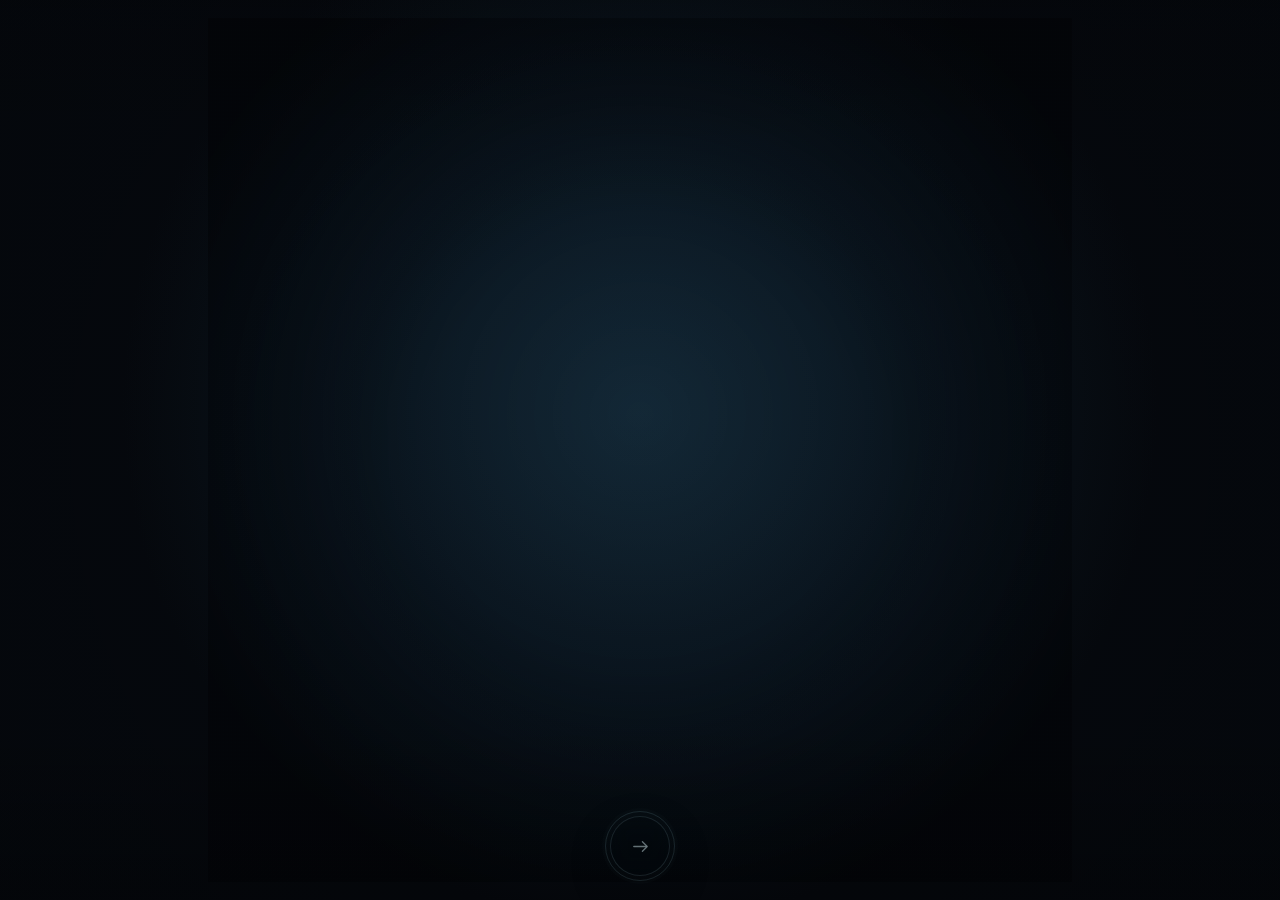
<file: index.html>
<!doctype html>
<html lang="en">
<head>
  <meta charset="utf-8">
  <meta name="viewport" content="width=device-width, initial-scale=1, viewport-fit=cover">
  <meta name="description" content="A wordless encounter with completion before entering the Completed Intelligibility site.">
  <meta name="theme-color" content="#05080d">
  <title>Completed Intelligibility — Wordless</title>
  <link rel="stylesheet" href="wordless.css">
</head>
<body class="wordless-entry">
  <main class="wordless-stage" aria-label="Wordless completion experience">
    <iframe
      class="wordless-runtime"
      src="theorem_zero_runtime_endless_blend.html"
      title="Theorem Zero endless lawful emergence runtime"
      loading="eager"
      allow="fullscreen"
    ></iframe>

    <span class="wordless-enter-pulse" aria-hidden="true"></span>
    <a class="wordless-enter" href="home.html" aria-label="Enter the site" title="Enter the site">
      <svg viewBox="0 0 24 24" aria-hidden="true">
        <path d="M5 12h13"></path>
        <path d="m14 7 5 5-5 5"></path>
      </svg>
    </a>
  </main>

  <script>
    (() => {
      const key = "completed-intelligibility-wordless-return";
      const enter = document.querySelector(".wordless-enter");
      let state = null;

      try {
        state = JSON.parse(sessionStorage.getItem(key) || "null");
      } catch (_) {
        state = null;
      }

      if (state?.href) {
        enter.href = state.href;
        enter.dataset.returning = "true";
        enter.setAttribute("aria-label", "Return to your reading position");
        enter.title = "Return to your reading position";
      }

      enter.addEventListener("click", () => {
        if (!state?.href) return;
        sessionStorage.setItem(key, JSON.stringify({ ...state, returning: true }));
      });
    })();
  </script>
</body>
</html>
</file>
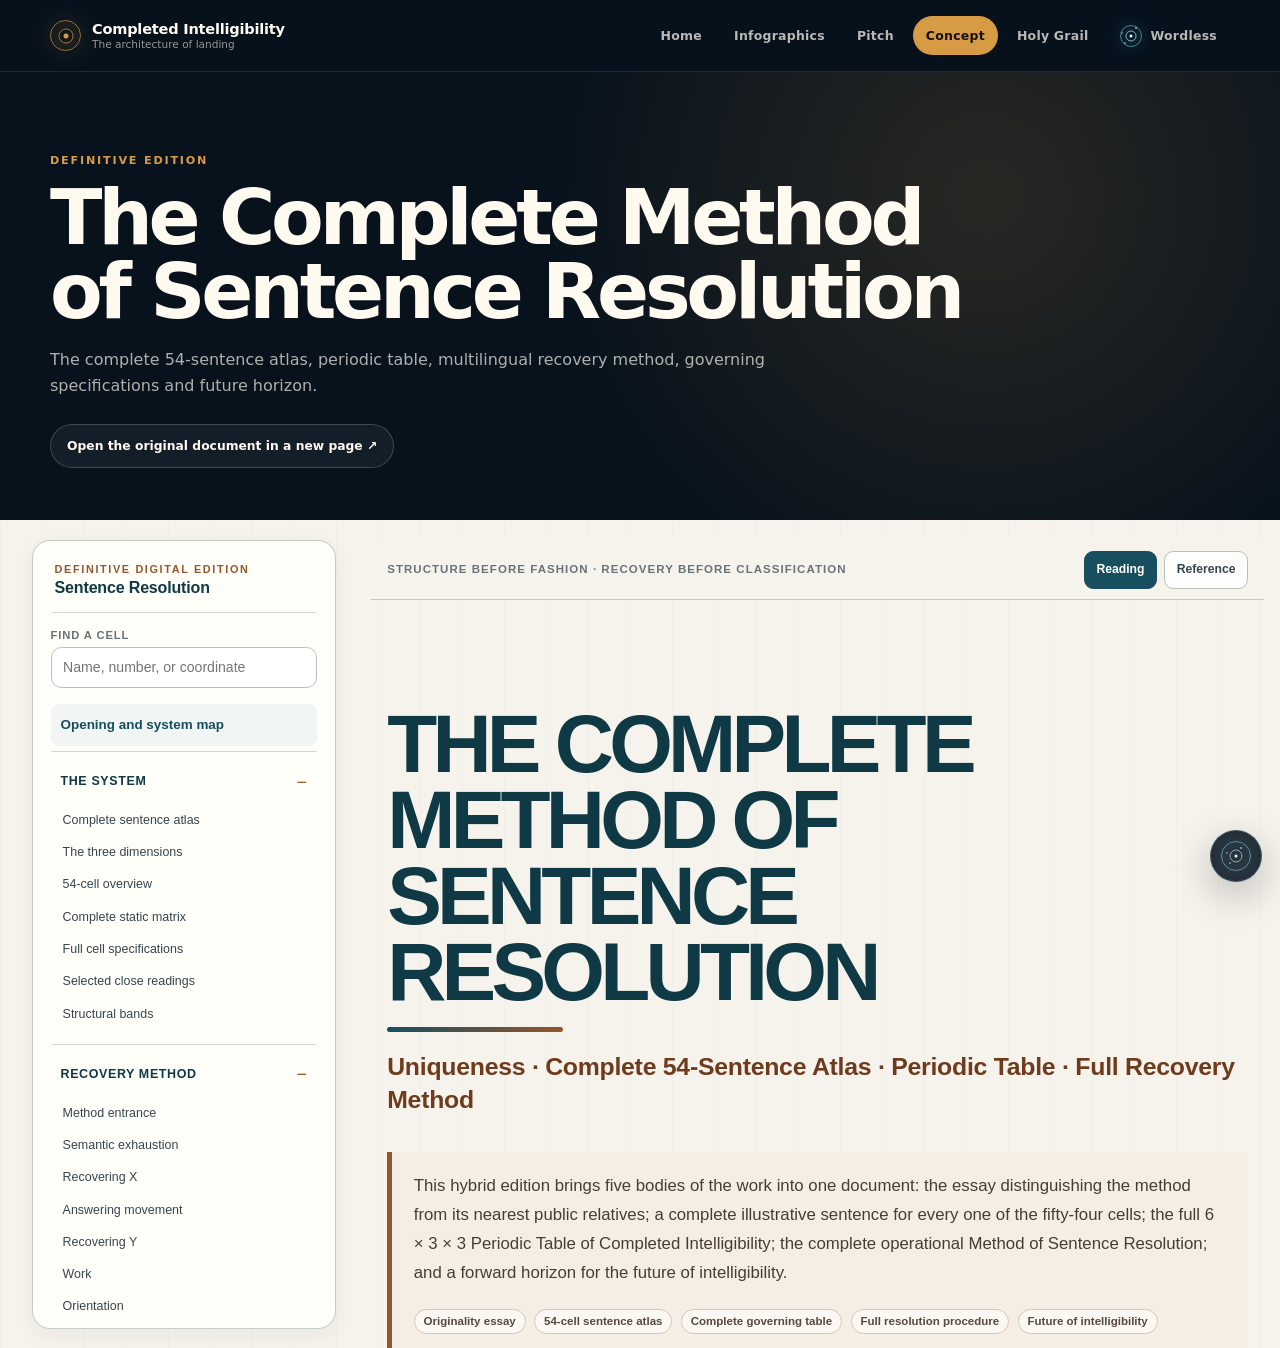
<file: concept.html>
<!doctype html>
<html lang="en">
<head>
  <meta charset="utf-8">
  <meta name="viewport" content="width=device-width, initial-scale=1, viewport-fit=cover">
  <meta name="description" content="The definitive digital edition of Sentence Resolution and the 54-cell Periodic Table of Completed Intelligibility.">
  <meta name="theme-color" content="#07121d">
  <title>Concept — Completed Intelligibility</title>
  <link rel="stylesheet" href="site.css">
  <link rel="stylesheet" href="document-wrapper.css">
</head>
<body class="site-page document-wrapper-page" data-page="concept">
  <main class="document-wrapper-main">
    <section class="document-intro">
      <div class="site-wrap">
        <div class="eyebrow-site">Definitive edition</div>
        <h1>The Complete Method of Sentence Resolution</h1>
        <p>The complete 54-sentence atlas, periodic table, multilingual recovery method, governing specifications and future horizon.</p>
        <a class="document-open-link" href="sentence-resolution-definitive-edition-with-future.html">Open the original document in a new page ↗</a>
      </div>
    </section>
    <div class="document-embed-wrap">
      <iframe class="document-embed" src="sentence-resolution-definitive-edition-with-future.html" title="The Complete Method of Sentence Resolution" loading="eager"></iframe>
    </div>
  </main>
  <script src="site.js"></script>
</body>
</html>
</file>
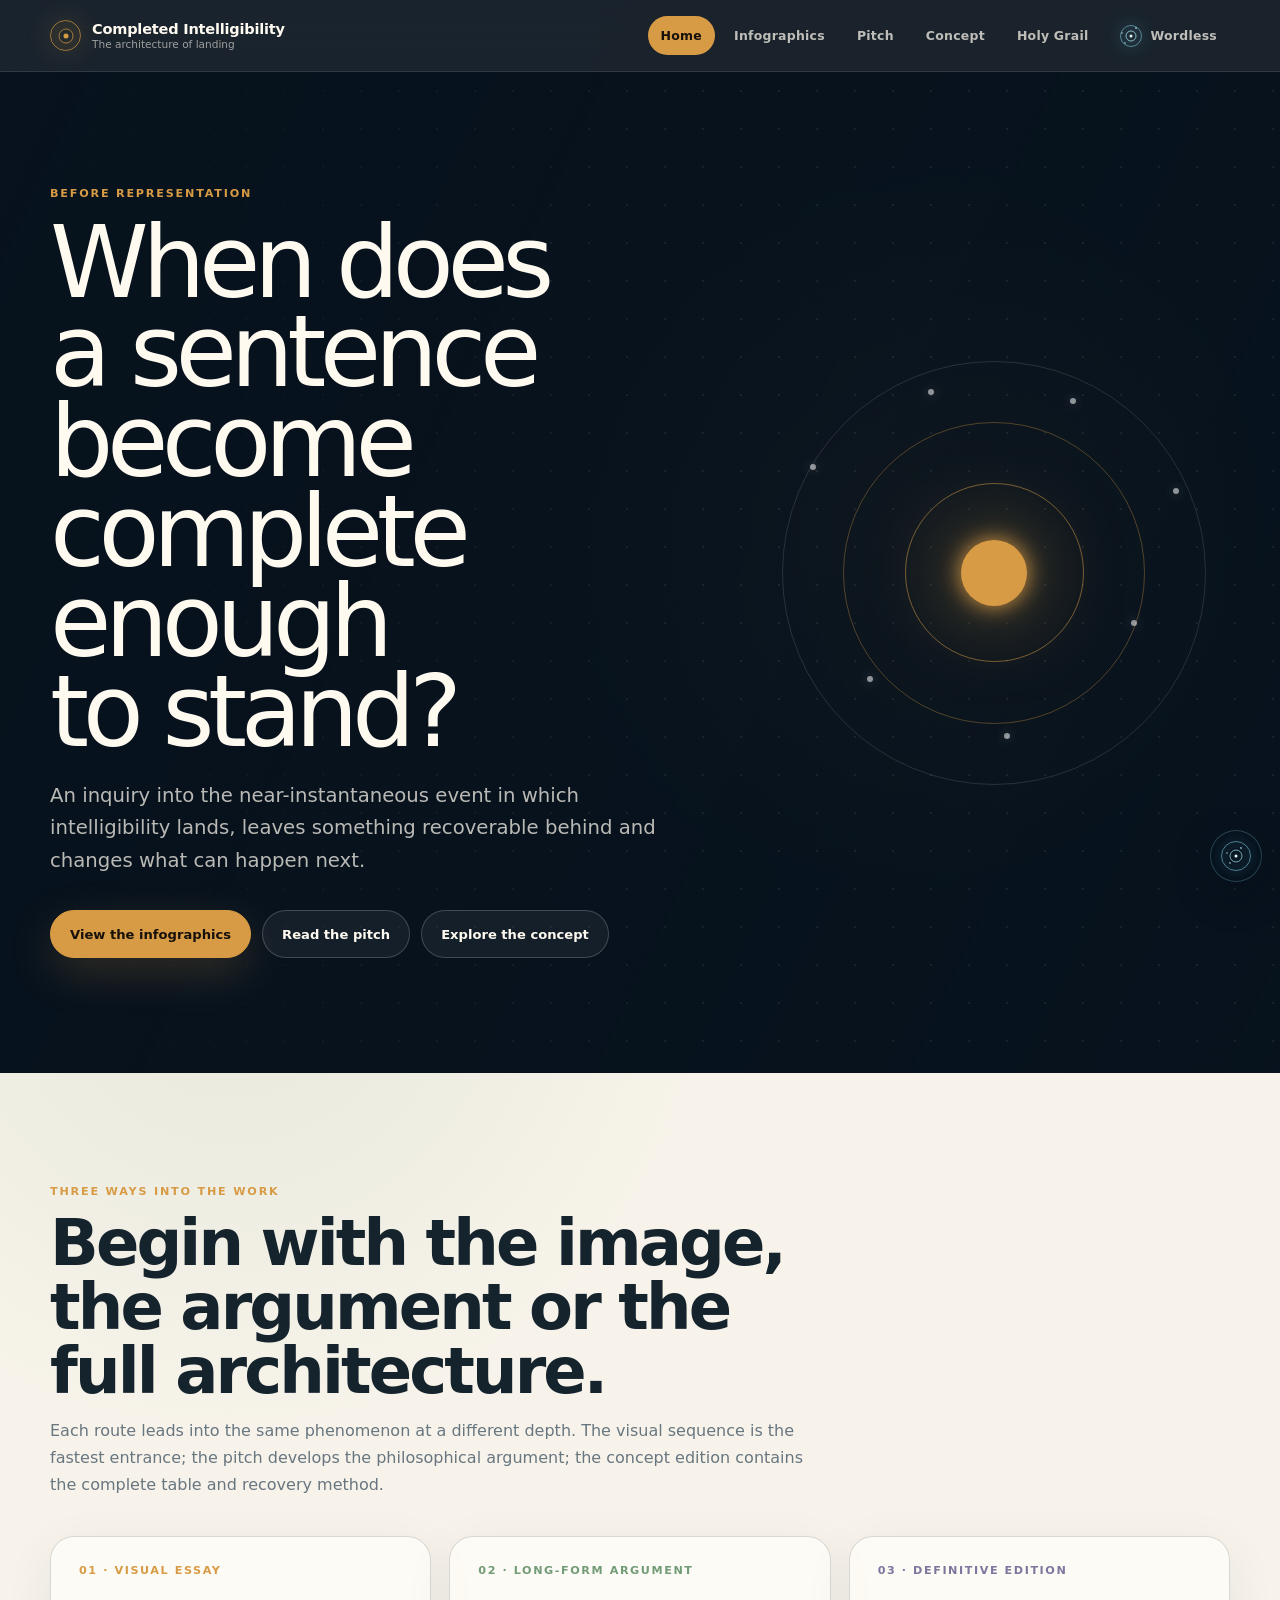
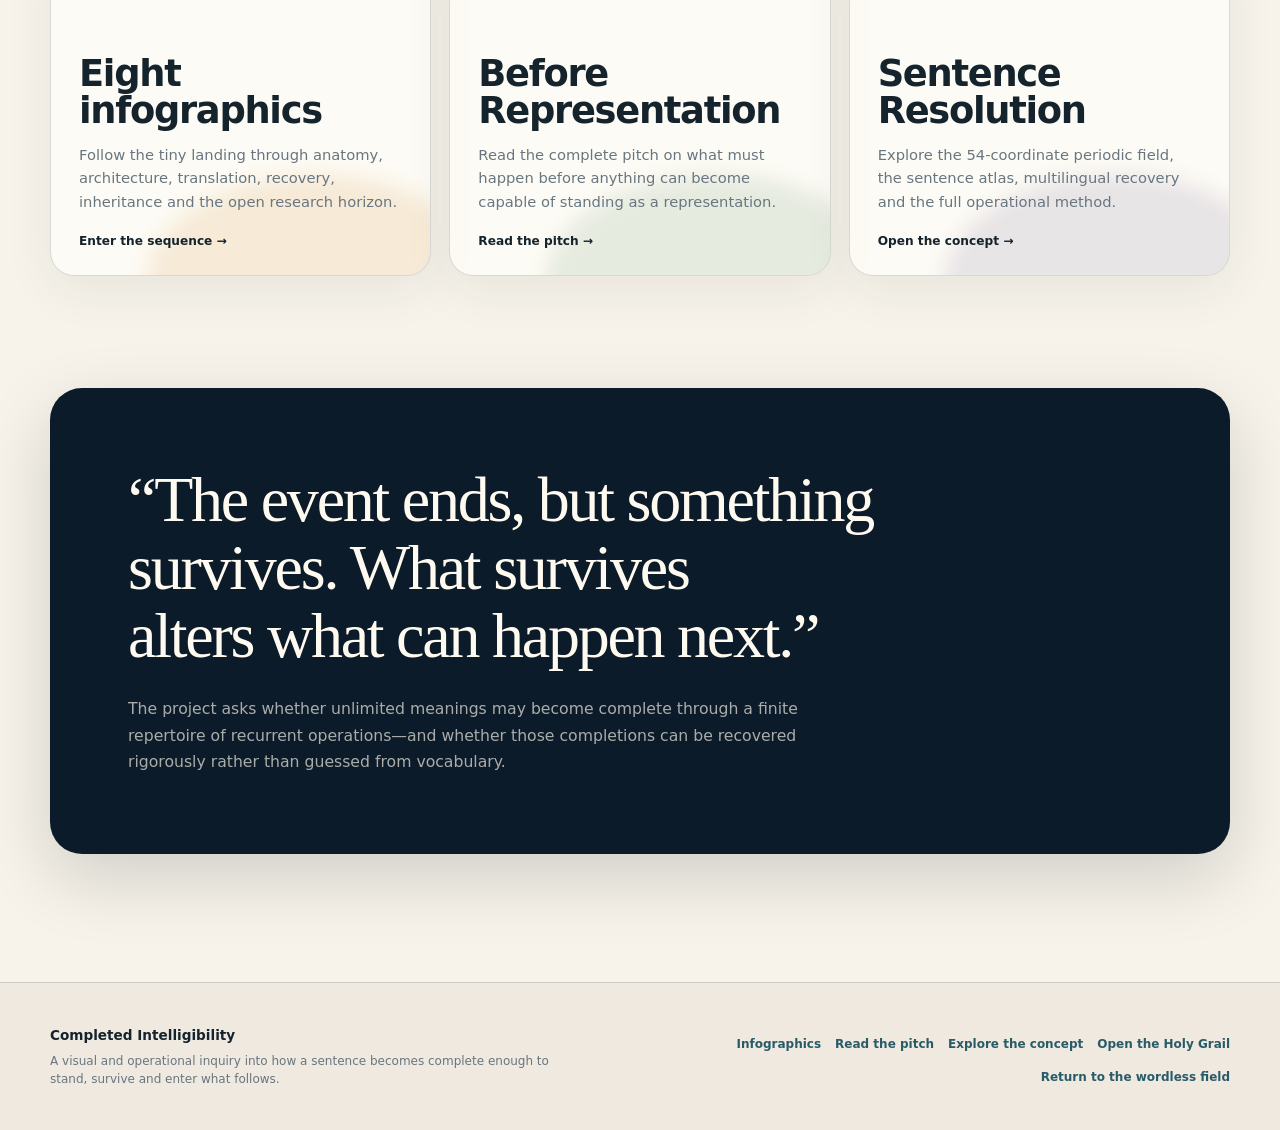
<file: home.html>
<!doctype html>
<html lang="en">
<head>
  <meta charset="utf-8">
  <meta name="viewport" content="width=device-width, initial-scale=1, viewport-fit=cover">
  <meta name="description" content="Completed Intelligibility: eight infographics, the full pitch, and the complete conceptual method of sentence resolution.">
  <meta name="theme-color" content="#07121d">
  <title>Completed Intelligibility</title>
  <link rel="stylesheet" href="site.css">
</head>
<body class="site-page" data-page="home">
  <main class="site-main">
    <section class="landing-hero">
      <div class="site-wrap hero-grid">
        <div class="hero-copy">
          <div class="eyebrow-site">Before representation</div>
          <h1>When does a sentence become complete enough to stand?</h1>
          <p>An inquiry into the near-instantaneous event in which intelligibility lands, leaves something recoverable behind and changes what can happen next.</p>
          <div class="hero-actions">
            <a class="button primary" href="infographics.html">View the infographics</a>
            <a class="button" href="pitch.html">Read the pitch</a>
            <a class="button" href="concept.html">Explore the concept</a>
          </div>
        </div>
        <div class="landing-symbol" aria-label="A field of possibilities gathering into one luminous landing">
          <span class="field"></span><span class="field"></span><span class="field"></span>
          <span class="landing-core"></span>
          <i></i><i></i><i></i><i></i><i></i><i></i><i></i>
        </div>
      </div>
    </section>

    <section class="route-section" aria-labelledby="routes-heading">
      <div class="site-wrap">
        <div class="section-heading">
          <div class="eyebrow-site">Three ways into the work</div>
          <h2 id="routes-heading">Begin with the image, the argument or the full architecture.</h2>
          <p>Each route leads into the same phenomenon at a different depth. The visual sequence is the fastest entrance; the pitch develops the philosophical argument; the concept edition contains the complete table and recovery method.</p>
        </div>
        <div class="route-grid">
          <a class="route-card" href="infographics.html">
            <span class="route-number">01 · VISUAL ESSAY</span>
            <h3>Eight infographics</h3>
            <p>Follow the tiny landing through anatomy, architecture, translation, recovery, inheritance and the open research horizon.</p>
            <span class="route-arrow">Enter the sequence →</span>
          </a>
          <a class="route-card" href="pitch.html">
            <span class="route-number">02 · LONG-FORM ARGUMENT</span>
            <h3>Before Representation</h3>
            <p>Read the complete pitch on what must happen before anything can become capable of standing as a representation.</p>
            <span class="route-arrow">Read the pitch →</span>
          </a>
          <a class="route-card" href="concept.html">
            <span class="route-number">03 · DEFINITIVE EDITION</span>
            <h3>Sentence Resolution</h3>
            <p>Explore the 54-coordinate periodic field, the sentence atlas, multilingual recovery and the full operational method.</p>
            <span class="route-arrow">Open the concept →</span>
          </a>
        </div>
      </div>
    </section>

    <section class="statement-section">
      <div class="site-wrap">
        <div class="statement-panel">
          <blockquote>“The event ends, but something survives. What survives alters what can happen next.”</blockquote>
          <p>The project asks whether unlimited meanings may become complete through a finite repertoire of recurrent operations—and whether those completions can be recovered rigorously rather than guessed from vocabulary.</p>
        </div>
      </div>
    </section>
  </main>
  <script src="site.js"></script>
</body>
</html>
</file>
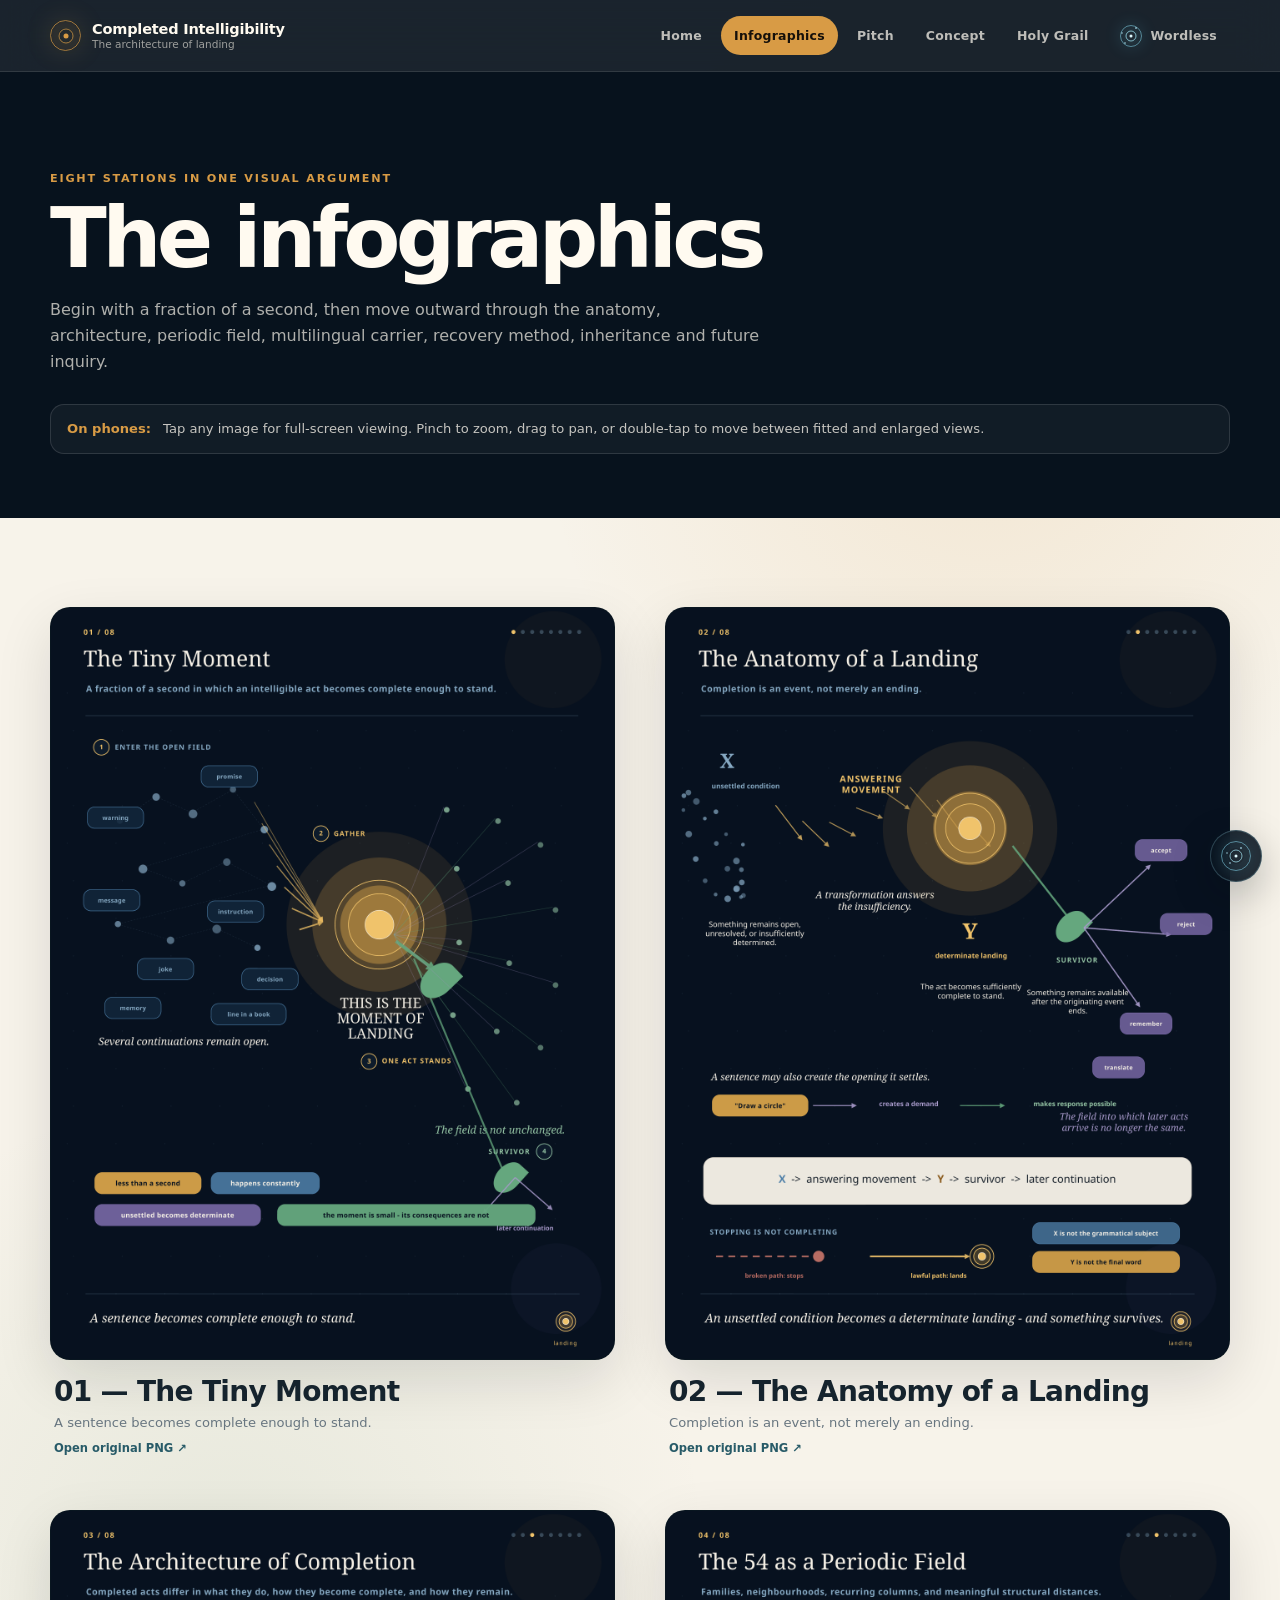
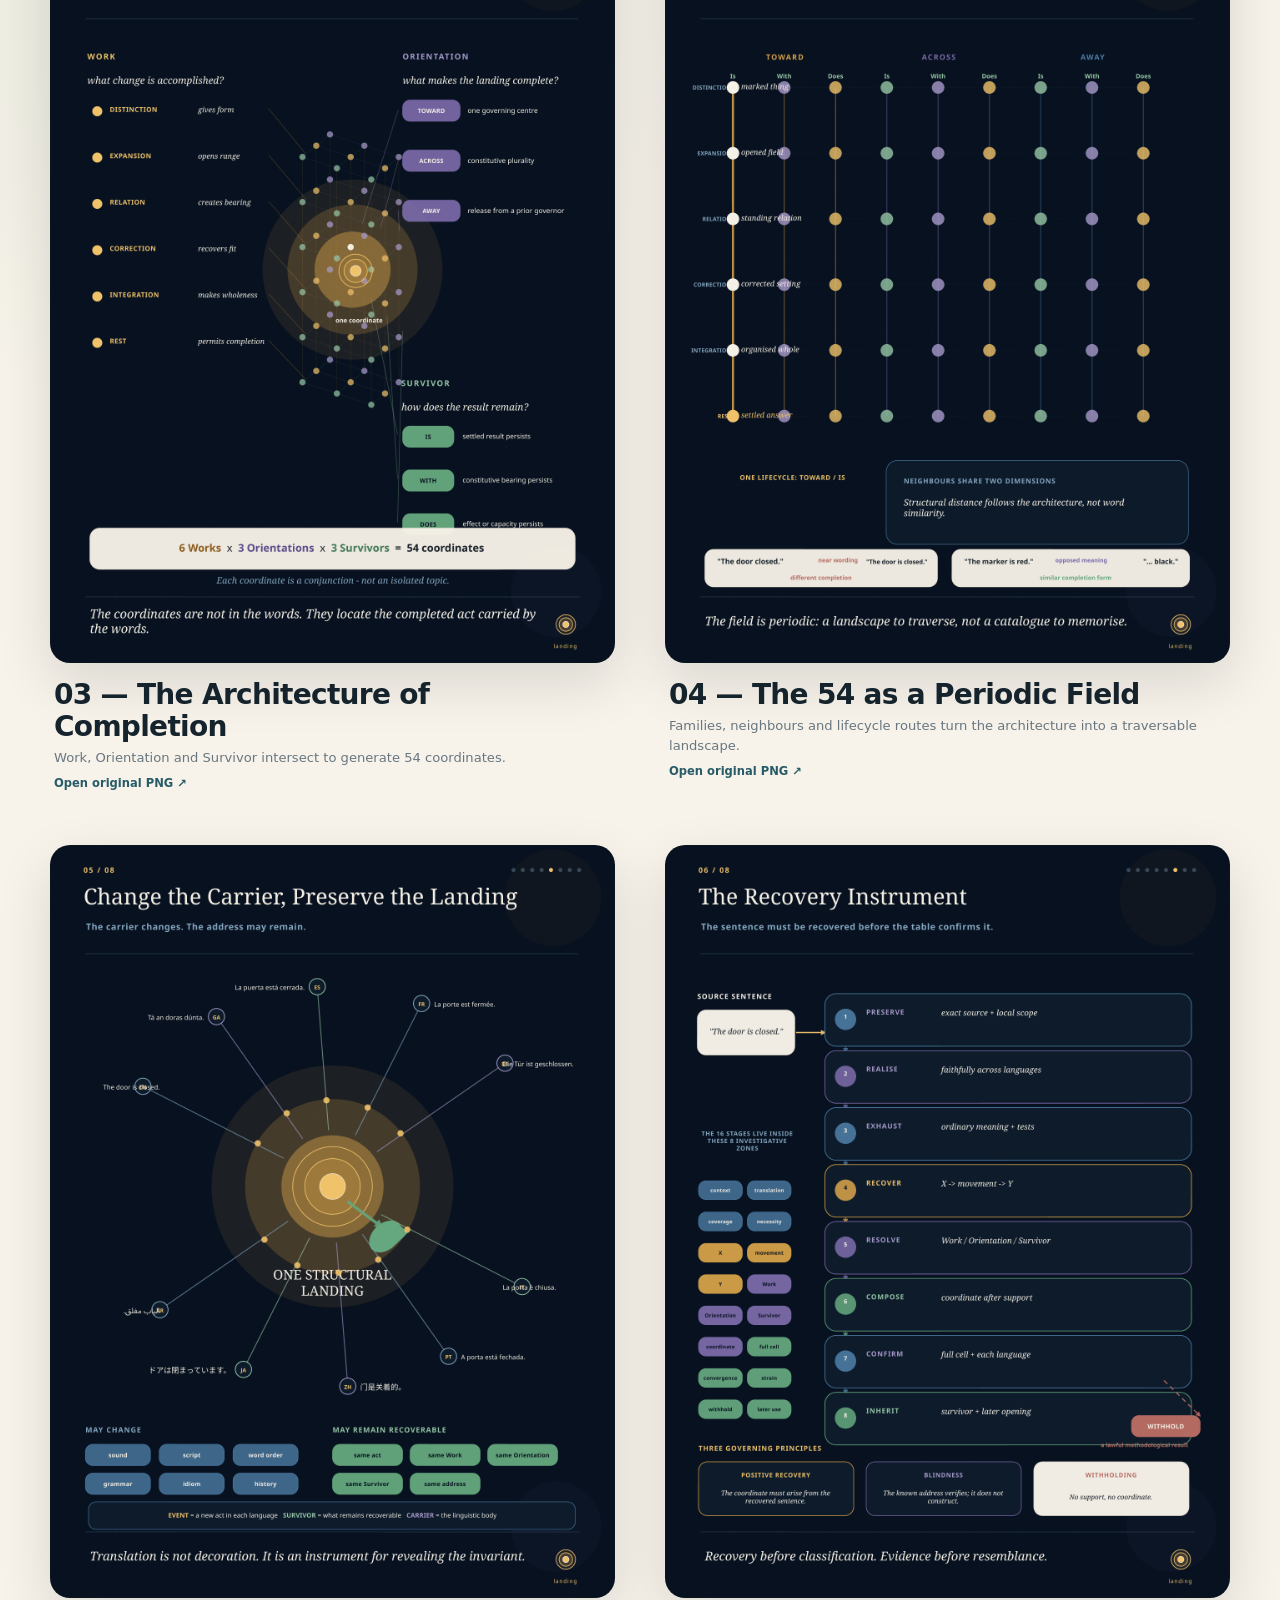
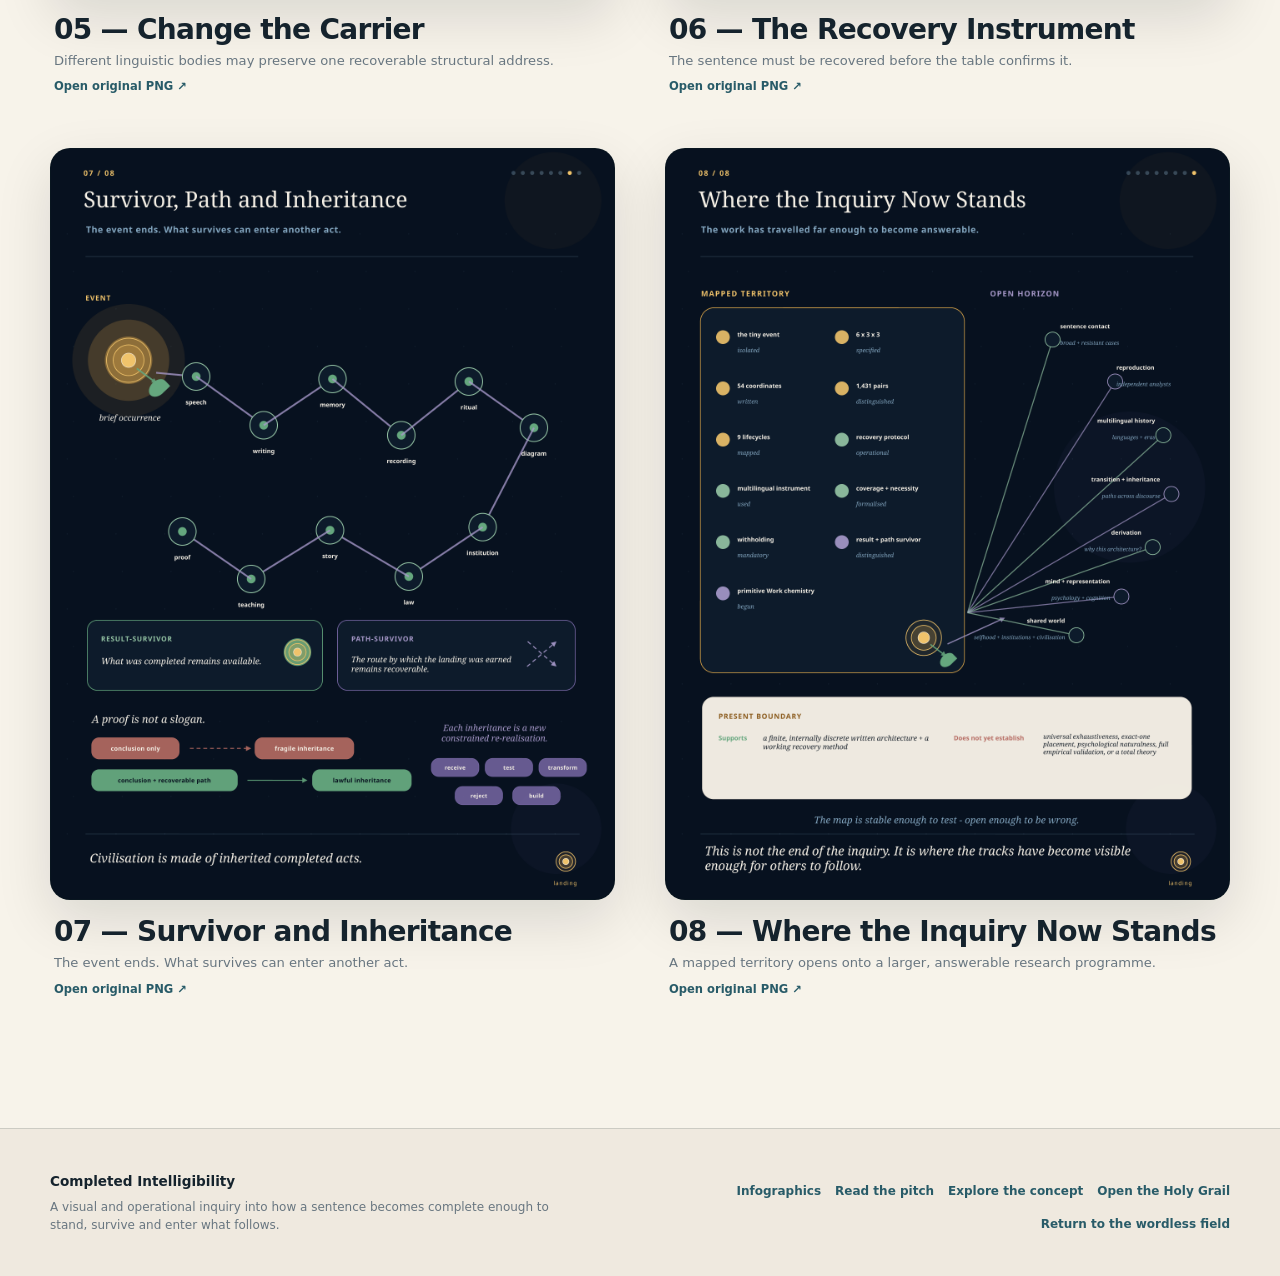
<file: infographics.html>
<!doctype html>
<html lang="en">
<head>
  <meta charset="utf-8">
  <meta name="viewport" content="width=device-width, initial-scale=1, viewport-fit=cover">
  <meta name="description" content="Eight zoomable infographics tracing the architecture of completed intelligibility.">
  <meta name="theme-color" content="#07121d">
  <title>Infographics — Completed Intelligibility</title>
  <link rel="stylesheet" href="site.css">
</head>
<body class="site-page" data-page="infographics">
  <main class="site-main">
    <section class="page-hero">
      <div class="site-wrap">
        <div class="eyebrow-site">Eight stations in one visual argument</div>
        <h1>The infographics</h1>
        <p>Begin with a fraction of a second, then move outward through the anatomy, architecture, periodic field, multilingual carrier, recovery method, inheritance and future inquiry.</p>
        <div class="gallery-note"><strong>On phones:</strong><span>Tap any image for full-screen viewing. Pinch to zoom, drag to pan, or double-tap to move between fitted and enlarged views.</span></div>
      </div>
    </section>

    <section class="gallery-section">
      <div class="site-wrap infographic-grid">
        <figure class="infographic-card">
          <button class="infographic-frame" type="button" data-src="01_the_tiny_moment.png" data-title="01 — The Tiny Moment"><img src="01_the_tiny_moment.png" alt="The Tiny Moment infographic" loading="eager" decoding="async"></button>
          <figcaption><h2>01 — The Tiny Moment</h2><p>A sentence becomes complete enough to stand.</p><a class="open-original" href="01_the_tiny_moment.png">Open original PNG ↗</a></figcaption>
        </figure>
        <figure class="infographic-card">
          <button class="infographic-frame" type="button" data-src="02_the_anatomy_of_a_landing.png" data-title="02 — The Anatomy of a Landing"><img src="02_the_anatomy_of_a_landing.png" alt="The Anatomy of a Landing infographic" loading="lazy" decoding="async"></button>
          <figcaption><h2>02 — The Anatomy of a Landing</h2><p>Completion is an event, not merely an ending.</p><a class="open-original" href="02_the_anatomy_of_a_landing.png">Open original PNG ↗</a></figcaption>
        </figure>
        <figure class="infographic-card">
          <button class="infographic-frame" type="button" data-src="03_the_architecture_of_completion.png" data-title="03 — The Architecture of Completion"><img src="03_the_architecture_of_completion.png" alt="The Architecture of Completion infographic" loading="lazy" decoding="async"></button>
          <figcaption><h2>03 — The Architecture of Completion</h2><p>Work, Orientation and Survivor intersect to generate 54 coordinates.</p><a class="open-original" href="03_the_architecture_of_completion.png">Open original PNG ↗</a></figcaption>
        </figure>
        <figure class="infographic-card">
          <button class="infographic-frame" type="button" data-src="04_the_54_as_a_periodic_field.png" data-title="04 — The 54 as a Periodic Field"><img src="04_the_54_as_a_periodic_field.png" alt="The 54 as a Periodic Field infographic" loading="lazy" decoding="async"></button>
          <figcaption><h2>04 — The 54 as a Periodic Field</h2><p>Families, neighbours and lifecycle routes turn the architecture into a traversable landscape.</p><a class="open-original" href="04_the_54_as_a_periodic_field.png">Open original PNG ↗</a></figcaption>
        </figure>
        <figure class="infographic-card">
          <button class="infographic-frame" type="button" data-src="05_change_the_carrier_preserve_the_landing.png" data-title="05 — Change the Carrier, Preserve the Landing"><img src="05_change_the_carrier_preserve_the_landing.png" alt="Change the Carrier, Preserve the Landing infographic" loading="lazy" decoding="async"></button>
          <figcaption><h2>05 — Change the Carrier</h2><p>Different linguistic bodies may preserve one recoverable structural address.</p><a class="open-original" href="05_change_the_carrier_preserve_the_landing.png">Open original PNG ↗</a></figcaption>
        </figure>
        <figure class="infographic-card">
          <button class="infographic-frame" type="button" data-src="06_the_recovery_instrument.png" data-title="06 — The Recovery Instrument"><img src="06_the_recovery_instrument.png" alt="The Recovery Instrument infographic" loading="lazy" decoding="async"></button>
          <figcaption><h2>06 — The Recovery Instrument</h2><p>The sentence must be recovered before the table confirms it.</p><a class="open-original" href="06_the_recovery_instrument.png">Open original PNG ↗</a></figcaption>
        </figure>
        <figure class="infographic-card">
          <button class="infographic-frame" type="button" data-src="07_survivor_path_and_inheritance.png" data-title="07 — Survivor, Path and Inheritance"><img src="07_survivor_path_and_inheritance.png" alt="Survivor, Path and Inheritance infographic" loading="lazy" decoding="async"></button>
          <figcaption><h2>07 — Survivor and Inheritance</h2><p>The event ends. What survives can enter another act.</p><a class="open-original" href="07_survivor_path_and_inheritance.png">Open original PNG ↗</a></figcaption>
        </figure>
        <figure class="infographic-card">
          <button class="infographic-frame" type="button" data-src="08_where_the_inquiry_now_stands.png" data-title="08 — Where the Inquiry Now Stands"><img src="08_where_the_inquiry_now_stands.png" alt="Where the Inquiry Now Stands infographic" loading="lazy" decoding="async"></button>
          <figcaption><h2>08 — Where the Inquiry Now Stands</h2><p>A mapped territory opens onto a larger, answerable research programme.</p><a class="open-original" href="08_where_the_inquiry_now_stands.png">Open original PNG ↗</a></figcaption>
        </figure>
      </div>
    </section>
  </main>

  <dialog class="zoom-dialog" aria-label="Full-screen infographic viewer">
    <div class="zoom-shell">
      <div class="zoom-toolbar">
        <span class="zoom-title"></span>
        <button class="zoom-control" type="button" data-zoom-out aria-label="Zoom out">−</button>
        <button class="zoom-control" type="button" data-zoom-reset aria-label="Reset zoom">Fit</button>
        <button class="zoom-control" type="button" data-zoom-in aria-label="Zoom in">+</button>
        <a class="zoom-control zoom-original" href="#" target="_blank" rel="noopener" aria-label="Open original image">PNG</a>
        <button class="zoom-control zoom-close" type="button" aria-label="Close viewer">Close</button>
      </div>
      <div class="zoom-viewport">
        <div class="zoom-canvas"><img alt=""></div>
        <div class="zoom-help">Pinch or double-tap to zoom · drag to pan</div>
      </div>
    </div>
  </dialog>
  <script src="site.js"></script>
</body>
</html>
</file>
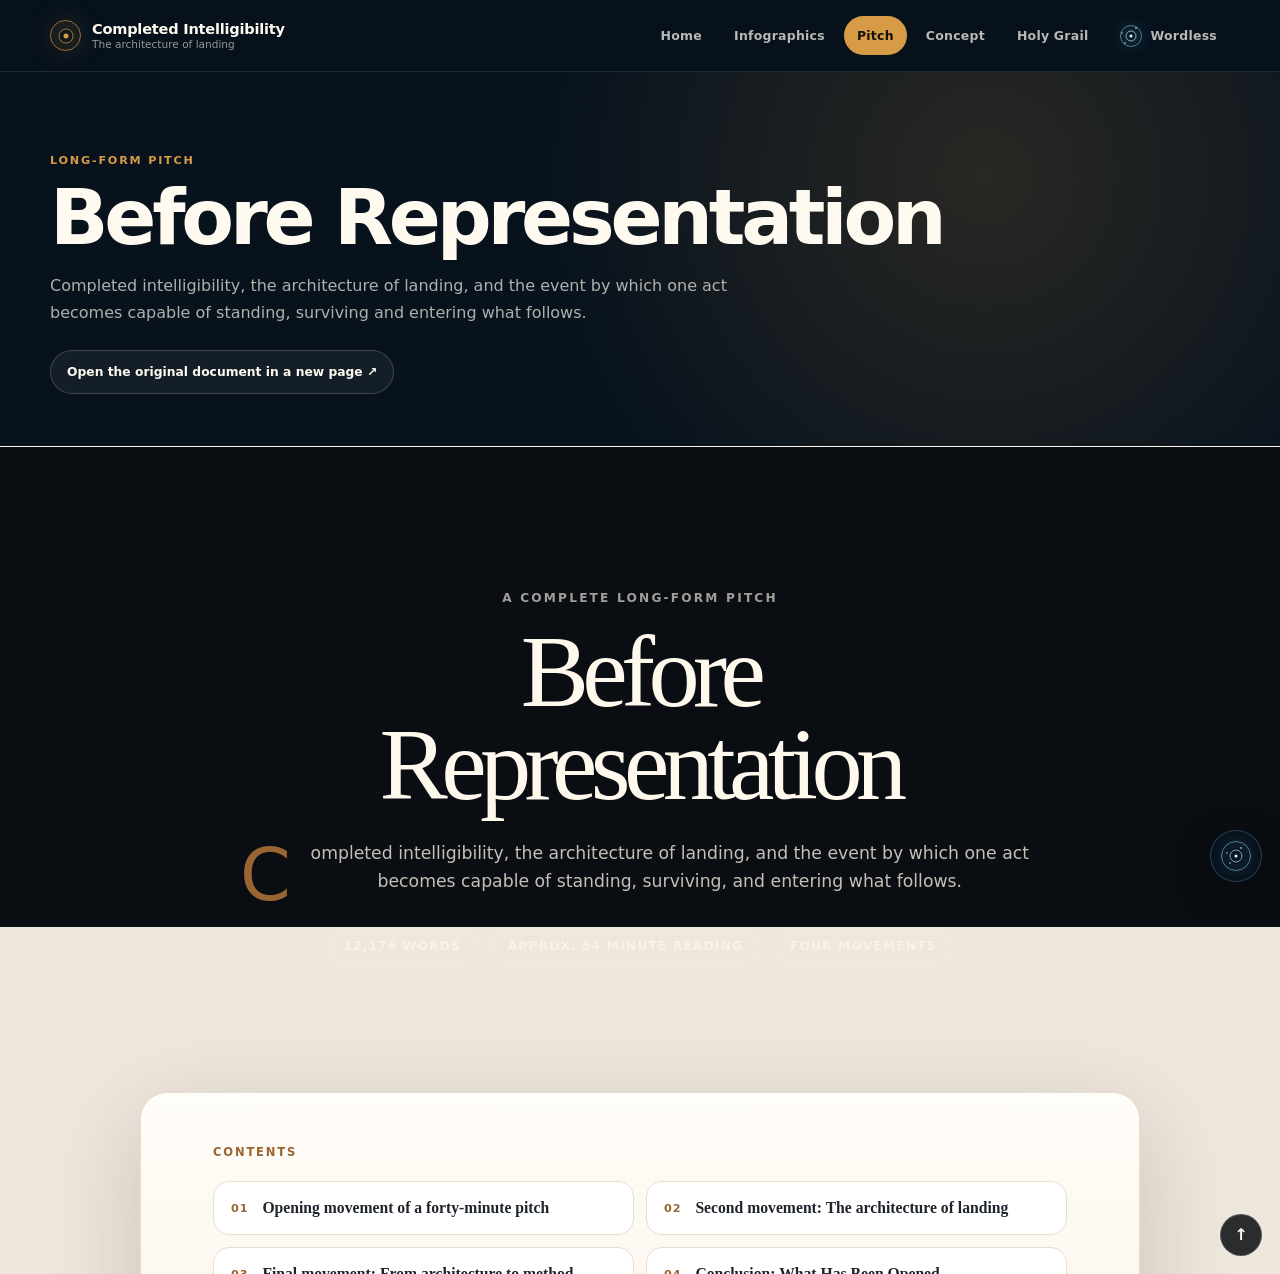
<file: pitch.html>
<!doctype html>
<html lang="en">
<head>
  <meta charset="utf-8">
  <meta name="viewport" content="width=device-width, initial-scale=1, viewport-fit=cover">
  <meta name="description" content="Before Representation — the complete long-form pitch on completed intelligibility.">
  <meta name="theme-color" content="#07121d">
  <title>Pitch — Completed Intelligibility</title>
  <link rel="stylesheet" href="site.css">
  <link rel="stylesheet" href="document-wrapper.css">
</head>
<body class="site-page document-wrapper-page" data-page="pitch">
  <main class="document-wrapper-main">
    <section class="document-intro">
      <div class="site-wrap">
        <div class="eyebrow-site">Long-form pitch</div>
        <h1>Before Representation</h1>
        <p>Completed intelligibility, the architecture of landing, and the event by which one act becomes capable of standing, surviving and entering what follows.</p>
        <a class="document-open-link" href="before_representation_full_pitch.html">Open the original document in a new page ↗</a>
      </div>
    </section>
    <div class="document-embed-wrap">
      <iframe class="document-embed" src="before_representation_full_pitch.html" title="Before Representation — Full Pitch" loading="eager"></iframe>
    </div>
  </main>
  <script src="site.js"></script>
</body>
</html>
</file>
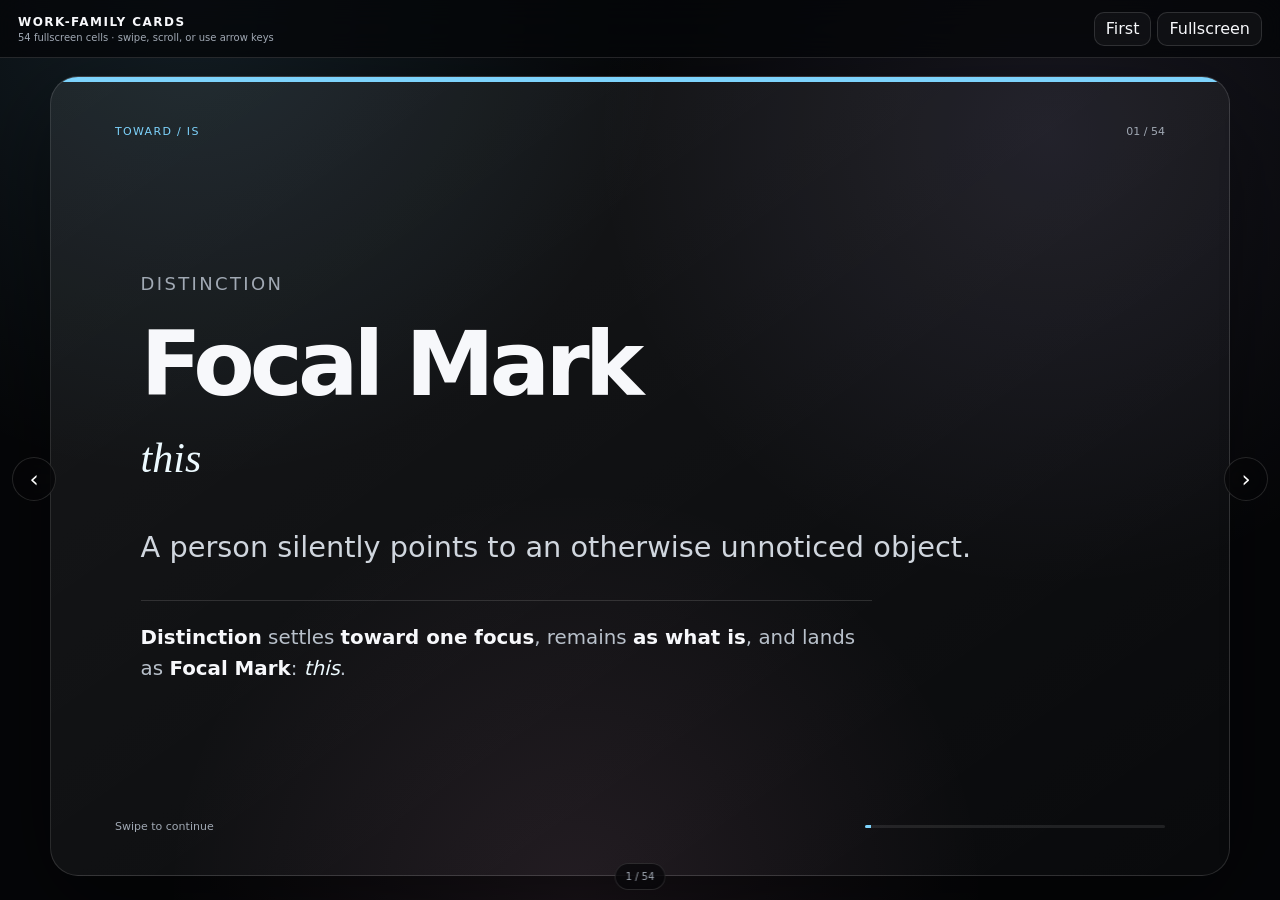
<file: The Holy Grail.html>
<!doctype html>
<html lang="en">
<head>
<meta charset="utf-8">
<meta name="viewport" content="width=device-width, initial-scale=1, viewport-fit=cover">
<title>Work-Family Cards — 54 Cells</title>
<style>
:root{--bg:#050608;--text:#f7f8fb;--muted:#a1a9b4;--line:rgba(255,255,255,.13);--toward:#7dd3fc;--across:#c4b5fd;--away:#f9a8d4}
*{box-sizing:border-box}html,body{margin:0;width:100%;height:100%;overflow:hidden;background:var(--bg);color:var(--text);font-family:Inter,ui-sans-serif,system-ui,-apple-system,BlinkMacSystemFont,"Segoe UI",sans-serif}
body{background:radial-gradient(circle at 15% 0%,rgba(125,211,252,.12),transparent 34%),radial-gradient(circle at 82% 15%,rgba(196,181,253,.1),transparent 35%),radial-gradient(circle at 45% 100%,rgba(249,168,212,.09),transparent 36%),#050608}
button{font:inherit}
.app{position:fixed;inset:0;display:grid;grid-template-rows:auto 1fr}
.topbar{height:58px;display:flex;align-items:center;justify-content:space-between;gap:16px;padding:0 18px;border-bottom:1px solid var(--line);background:rgba(5,6,8,.78);backdrop-filter:blur(18px);z-index:5}
.brand{min-width:0}.title{font-size:12px;letter-spacing:.12em;text-transform:uppercase;font-weight:750}.meta{margin-top:3px;font-size:10px;color:var(--muted)}
.actions{display:flex;align-items:center;gap:6px}.btn{border:1px solid var(--line);background:rgba(255,255,255,.04);color:var(--text);border-radius:10px;height:34px;padding:0 11px;cursor:pointer}.btn:hover,.btn:focus-visible{background:rgba(255,255,255,.09);outline:none}
.deck{position:relative;min-height:0;overflow:hidden;touch-action:pan-y pinch-zoom}
.track{height:100%;display:flex;overflow-x:auto;overflow-y:hidden;scroll-snap-type:x mandatory;scroll-behavior:smooth;overscroll-behavior-x:contain;scrollbar-width:none}
.track::-webkit-scrollbar{display:none}
.slide{flex:0 0 100%;height:100%;scroll-snap-align:start;scroll-snap-stop:always;padding:max(18px,env(safe-area-inset-top)) max(18px,env(safe-area-inset-right)) max(24px,env(safe-area-inset-bottom)) max(18px,env(safe-area-inset-left));display:grid;place-items:center}
.card{position:relative;width:100%;height:100%;max-width:1180px;max-height:820px;border:1px solid var(--line);border-radius:28px;overflow:hidden;background:linear-gradient(145deg,rgba(255,255,255,.075),rgba(255,255,255,.018));box-shadow:0 30px 100px rgba(0,0,0,.48);display:grid;grid-template-rows:auto 1fr auto}
.card::before{content:"";position:absolute;inset:0 0 auto;height:5px;background:var(--accent)}
.card[data-orientation="Toward"]{--accent:var(--toward)}.card[data-orientation="Across"]{--accent:var(--across)}.card[data-orientation="Away"]{--accent:var(--away)}
.card-head{display:flex;align-items:flex-start;justify-content:space-between;gap:18px;padding:clamp(22px,4vw,48px) clamp(22px,5vw,64px) 0}
.coords{font-size:11px;letter-spacing:.12em;text-transform:uppercase;color:var(--accent)}.count{font-size:11px;color:var(--muted);font-variant-numeric:tabular-nums}
.card-body{display:flex;flex-direction:column;justify-content:center;padding:clamp(24px,5vw,70px) clamp(22px,7vw,90px)}
.family{font-size:clamp(13px,1.6vw,18px);letter-spacing:.13em;text-transform:uppercase;color:var(--muted);margin-bottom:clamp(16px,3vh,30px)}
h1{margin:0;font-size:clamp(40px,7vw,92px);line-height:.96;letter-spacing:-.055em;max-width:12ch}
.landing{margin:clamp(18px,3vh,34px) 0 0;font-family:Georgia,"Times New Roman",serif;font-style:italic;font-size:clamp(22px,3.4vw,42px);line-height:1.15;color:#edfaff}
.sample{margin:clamp(28px,5vh,54px) 0 0;max-width:52ch;font-size:clamp(18px,2.25vw,30px);line-height:1.42;color:#d0d6de}
.reading{margin:clamp(20px,3.5vh,34px) 0 0;max-width:58ch;padding-top:clamp(16px,2.5vh,24px);border-top:1px solid var(--line);font-size:clamp(15px,1.55vw,21px);line-height:1.55;color:#b9c1cb}.reading strong{color:var(--text);font-weight:700}.reading em{color:#edfaff}
.card-foot{display:flex;align-items:center;justify-content:space-between;gap:14px;padding:0 clamp(22px,5vw,64px) clamp(20px,4vw,42px)}
.hint{font-size:11px;color:var(--muted)}.progress{height:3px;flex:1;max-width:300px;background:rgba(255,255,255,.09);border-radius:10px;overflow:hidden}.progress i{display:block;height:100%;background:var(--accent);width:var(--p)}
.nav{position:absolute;inset:50% 12px auto;transform:translateY(-50%);display:flex;justify-content:space-between;pointer-events:none;z-index:4}.nav button{pointer-events:auto;width:44px;height:44px;border-radius:50%;border:1px solid var(--line);background:rgba(5,6,8,.62);backdrop-filter:blur(12px);color:white;font-size:23px;cursor:pointer}.nav button:hover{background:rgba(255,255,255,.12)}
.dots{position:absolute;left:50%;bottom:10px;transform:translateX(-50%);z-index:4;padding:7px 10px;border:1px solid var(--line);border-radius:999px;background:rgba(5,6,8,.66);backdrop-filter:blur(12px);font-size:10px;color:var(--muted);font-variant-numeric:tabular-nums}
@media(max-width:700px){.topbar{height:52px;padding:0 12px}.meta{display:none}.slide{padding:10px}.card{border-radius:20px}.card-head{padding:22px 22px 0}.card-body{padding:24px 22px}.card-foot{padding:0 22px 20px}.nav{display:none}h1{max-width:none}}
@media(prefers-reduced-motion:reduce){.track{scroll-behavior:auto}}
</style>
</head>
<body>
<div class="app">
<header class="topbar"><div class="brand"><div class="title">Work-Family Cards</div><div class="meta">54 fullscreen cells · swipe, scroll, or use arrow keys</div></div><div class="actions"><button class="btn" id="startBtn">First</button><button class="btn" id="fullBtn">Fullscreen</button></div></header>
<main class="deck"><div class="track" id="track" aria-label="Work-family card deck"></div><div class="nav"><button id="prev" aria-label="Previous card">‹</button><button id="next" aria-label="Next card">›</button></div><div class="dots" id="counter">1 / 54</div></main>
</div>
<script>
const columns=[
  ["Toward","Is"],["Toward","With"],["Toward","Does"],
  ["Across","Is"],["Across","With"],["Across","Does"],
  ["Away","Is"],["Away","With"],["Away","Does"]
];
const data={
"Distinction":[
["Focal Mark","this","A person silently points to an otherwise unnoticed object."],
["Binary Bearing","this, not that","A two-position switch rests visibly at ON while OFF remains the defining opposite."],
["Boundary Act","this far","A gate is closed across an entrance and passage stops."],
["Scoped Standing","within this","A map shades one region and labels the whole shaded area as a protected zone."],
["Context-Bound Mark","this, here","A referee raises a red card during a match."],
["Scoped Distinction","these among these","A sieve separates smaller particles from larger particles across its entire surface."],
["Opposed Standing","opposed","Two positions previously treated as one are set out explicitly as opposing claims."],
["Graded Contrast","more and less","A greyscale strip moves continuously from white through grey to black."],
["Exclusive Cut","not admitted","In a radio-button group, selecting one option automatically excludes all the others."]],
"Expansion":[
["Source Field","from here","A lamp turns on and the surrounding area becomes visible."],
["Source-Carried Divergence","from here, either way","Several railway lines diverge from one terminal station."],
["Branching Output","more ways open","A single plant stem forks into two active shoots."],
["Alternate Passage","another way through","A footbridge provides another way across a river where the main bridge is unavailable."],
["Span-Carried Reach","reachable across","An electrical cable carries power from a generator to a distant building."],
["Field Distribution","available throughout","A sprinkler network activates and water becomes available across the entire field."],
["Released Option","free to choose","A process that appeared mandatory presents a genuine Skip option."],
["Continuity Bearing","still through","A ramp replaces a set of steps, making the rise continuously traversable."],
["Edge Opening","beyond","A tunnel breaks through the far side of a mountain and opens passage beyond the former barrier."]],
"Relation":[
["Direct Bearing","this bears on that","Two isolated points are joined by a single line."],
["Pivoted Balance","held against","Two equal weights hold a seesaw level around its fulcrum."],
["Responsive Echo","answered","A single call across a canyon returns as an echo."],
["Sequential Link","then","Three numbered steps appear in fixed order: 1, then 2, then 3."],
["Reciprocal Shift","each changes the other","Two dancers continuously adjust their movements to one another."],
["Relational Cycle","back into itself","Objects move around a circular conveyor and return to their starting position."],
["Pattern Alignment","the same arrangement","A river through a valley and a contrail across the sky are recognised as the same line-splitting-field pattern."],
["Role Correspondence","this plays that role","A bird’s wing and a human arm are mapped bone-for-bone as corresponding limb structures."],
["Emergent Pattern","between us, something appears","Individual birds respond locally to nearby birds, producing the coordinated movement of a flock."]],
"Correction":[
["Focal Adjustment","set right","A musician turns one tuning peg until the string reaches the target pitch."],
["Weighted Correction","rightly weighted","A stereo balance control is adjusted until the sound is centred between unequal speakers."],
["Load Transfer","the burden moves","A jack is placed beneath a sagging beam, transferring the load into the support."],
["Inversion Test","does it still hold reversed?","A proof is checked in reverse, from conclusion back to premise, and still holds."],
["Dual-Bound Repair","right between both","Hot and cold water are adjusted together until the mixed water reaches the required temperature."],
["Corrective Turn","turn where it fails","A driver steers a drifting car back into its lane."],
["Limit Reset","a better limit","A safety threshold is found to be wrongly set and is reset to the correct limit."],
["Conditioned Reversal","reverse when this holds","A lift reaches the top floor and reverses direction downward."],
["Disorder Release","free of the fault","A jammed mechanism is cleared and begins running smoothly again."]],
"Integration":[
["Focal Whole","one whole","Hub, spokes, and rim are assembled, and a wheel stands."],
["Frame-Bound Whole","held as one","Coloured glass pieces become one image through the lead frame that fixes each piece in place."],
["Joint Capacity","together, able","Two blades are joined at a pivot and become scissors capable of cutting."],
["Role Array","each in its place","Elements are arranged into the periodic table, each occupying a structurally determined position."],
["Span-Bound Interlock","held together across","The stones of an arch hold one another in place across the opening."],
["Role Activation","in operation","A missing gear is fitted into a clock, and the hands begin moving."],
["Released Equilibrium","able to remain","An uneven tripod is adjusted until the whole stands level and stable."],
["Sustained Equilibrium","tension that holds","A suspension bridge remains stable through the counterbearing of deck, cables, towers, and anchors."],
["Convergent Whole","many become one act","Separate assembly lines deliver different components that converge into one working machine."]],
"Rest":[
["Settled Alternative","chosen","After considering several keys, a person sets one apart as the chosen key and stops searching."],
["Settled Unity-Bearing","together now","Two independently developed expressions are established as one identity, with the equality relation remaining explicit."],
["Path Completion","arrived","A runner crosses the finish line."],
["Settled Recurrence","it returns","After repeated observations, the tide is recognised as returning in the same regular pattern."],
["Condition-Bound Settlement","settled if","For every right-angled triangle, the square of the hypotenuse equals the sum of the squares of the other two sides."],
["Case Settlement","settled across the cases","Once the rule is settled, every remaining case is resolved by the same completed treatment."],
["Transformation Release","still itself","Pythagoras’ theorem is expressed in different languages, yet the theorem remains the same completed relation."],
["Retrospective Settlement","now it makes sense","A later diagnosis makes an earlier unexplained symptom intelligible."],
["Continuation Discharge","nothing further is owed","A final musical cadence resolves and the piece can end without remainder."]]
};
const track=document.getElementById('track');
const orientationText={Toward:'toward one focus',Across:'across a field',Away:'away from what came before'};
const modeText={Is:'as what is',With:'in what is held together',Does:'as what is completed'};
const cards=[];let n=0;
Object.entries(data).forEach(([family,cells])=>cells.forEach((c,i)=>{
  const [orientation,mode]=columns[i]; n++;
  const slide=document.createElement('section');slide.className='slide';slide.setAttribute('aria-label',`${n} of 54: ${c[0]}`);
  slide.innerHTML=`<article class="card" data-orientation="${orientation}"><div class="card-head"><div class="coords">${orientation} / ${mode}</div><div class="count">${String(n).padStart(2,'0')} / 54</div></div><div class="card-body"><div class="family">${family}</div><h1>${c[0]}</h1><p class="landing">${c[1]}</p><p class="sample">${c[2]}</p><p class="reading"><strong>${family}</strong> settles <strong>${orientationText[orientation]}</strong>, remains <strong>${modeText[mode]}</strong>, and lands as <strong>${c[0]}</strong>: <em>${c[1]}</em>.</p></div><div class="card-foot"><div class="hint">Swipe to continue</div><div class="progress"><i style="--p:${(n/54)*100}%"></i></div></div></article>`;
  track.appendChild(slide); cards.push(slide);
}));
let index=0;const counter=document.getElementById('counter');
function go(i){index=Math.max(0,Math.min(cards.length-1,i));cards[index].scrollIntoView({behavior:'smooth',inline:'start'});counter.textContent=`${index+1} / 54`;}
function sync(){index=Math.round(track.scrollLeft/track.clientWidth);counter.textContent=`${index+1} / 54`;}
track.addEventListener('scroll',()=>requestAnimationFrame(sync),{passive:true});
document.getElementById('prev').onclick=()=>go(index-1);document.getElementById('next').onclick=()=>go(index+1);document.getElementById('startBtn').onclick=()=>go(0);
document.getElementById('fullBtn').onclick=()=>document.fullscreenElement?document.exitFullscreen():document.documentElement.requestFullscreen?.();
window.addEventListener('keydown',e=>{if(['ArrowRight','PageDown',' '].includes(e.key)){e.preventDefault();go(index+1)}if(['ArrowLeft','PageUp'].includes(e.key)){e.preventDefault();go(index-1)}if(e.key==='Home')go(0);if(e.key==='End')go(53)});
window.addEventListener('resize',()=>go(index));
</script>
</body>
</html>
</file>
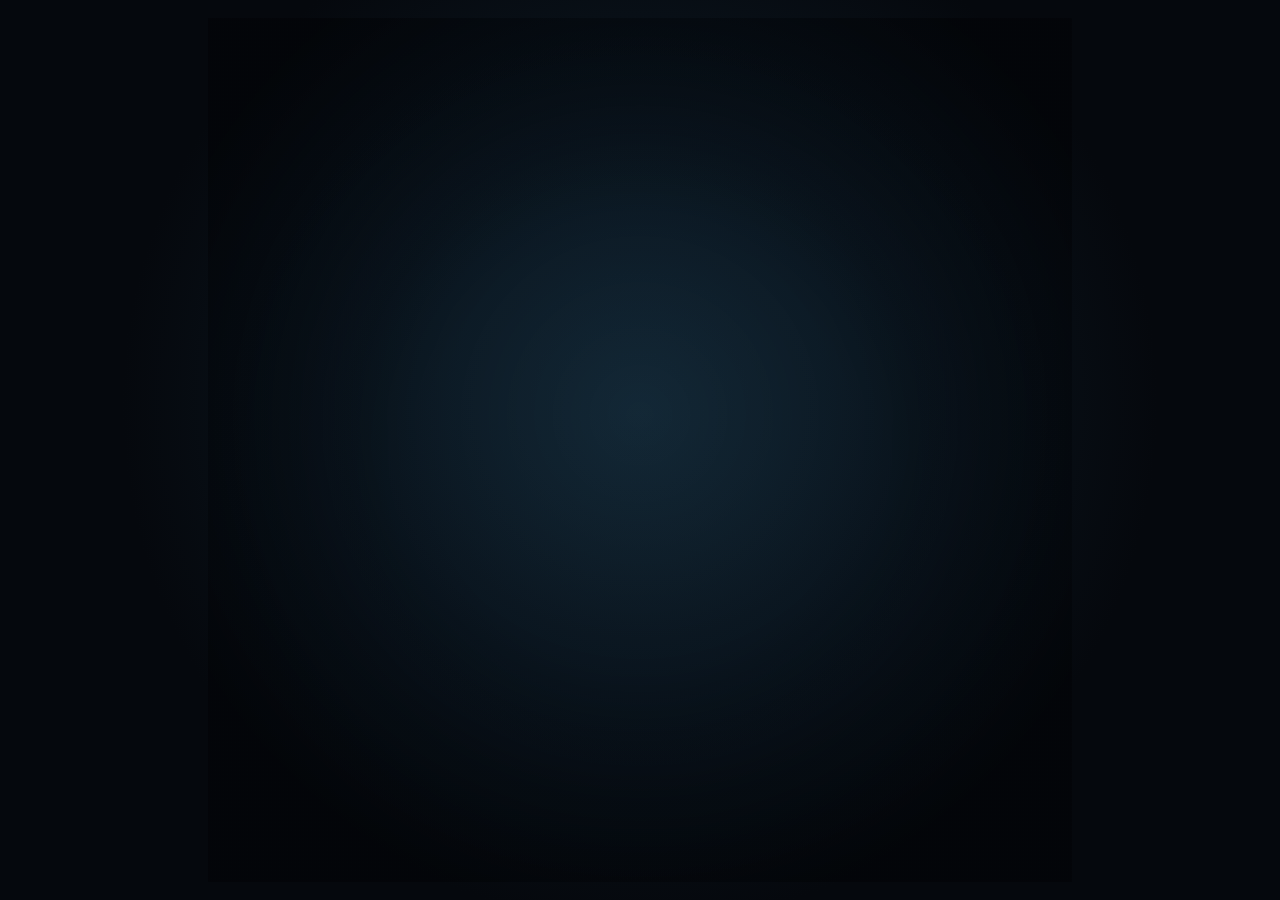
<file: theorem_zero_runtime_endless_blend.html>
<!DOCTYPE html>
<html lang="en">
<head>
<meta charset="utf-8" />
<meta name="viewport" content="width=device-width, initial-scale=1" />
<title>Theorem Zero Endless Blend Runtime</title>
<style>
  :root { --bg: #05080d; }
  html, body {
    margin: 0;
    width: 100%; height: 100%; overflow: hidden;
    background:
      radial-gradient(circle at 50% 45%, rgba(22,45,60,.66), rgba(5,8,13,1) 64%),
      linear-gradient(180deg, #08131e, var(--bg));
  }
  body { display: grid; place-items: center; }
  canvas { width: min(96vw,96vh); height: min(96vw,96vh); display:block; }
</style>
</head>
<body>
<canvas id="c" aria-label="Theorem Zero endless lawful emergence runtime"></canvas>
<script>
(() => {
  'use strict';
  const canvas = document.getElementById('c');
  const ctx = canvas.getContext('2d');
  const SQRT3 = Math.sqrt(3);
  const TAU = Math.PI * 2;

  // Locked native substrate: axial triangular/barycentric station field.
  const OFFSETS = [
    [-1,0], [0,-1], [1,-1], [1,0], [0,1], [-1,1]
  ];
  const norm = (q,r) => q*q + q*r + r*r;
  const key = (q,r) => `${q},${r}`;
  const add = (a,b) => [a[0]+b[0], a[1]+b[1]];
  const proj = (q,r) => [q + r/2, -SQRT3*r/2];
  const clamp01 = x => Math.max(0, Math.min(1, x));
  const smooth = x => { x = clamp01(x); return x*x*(3-2*x); };
  const pulse = (x,a,b) => smooth((x-a)/(b-a)) * (1 - smooth((x-b)/(b-a))); // soft hump, use with b>a
  const fadeIn = (x,a,b) => smooth((x-a)/(b-a));
  const fadeOut = (x,a,b) => 1 - smooth((x-a)/(b-a));
  const band = (x,a,b,c,d) => fadeIn(x,a,b) * fadeOut(x,c,d);

  function resize(){
    const dpr = Math.max(1, Math.min(2, window.devicePixelRatio || 1));
    const s = Math.min(window.innerWidth*.96, window.innerHeight*.96);
    canvas.width = Math.round(s*dpr);
    canvas.height = Math.round(s*dpr);
    canvas.style.width = s+'px'; canvas.style.height = s+'px';
    ctx.setTransform(dpr,0,0,dpr,0,0);
  }
  window.addEventListener('resize', resize); resize();

  // Station patches.
  const stations = [];
  for(let q=-6;q<=6;q++) for(let r=-6;r<=6;r++) {
    const n = norm(q,r);
    if(n <= 25) stations.push({q,r,n,k:key(q,r), p:proj(q,r)});
  }
  stations.sort((a,b)=> a.n-b.n || a.q-b.q || a.r-b.r);
  const byKey = new Map(stations.map(s=>[s.k,s]));
  const firstRing = stations.filter(s=>s.n===1);
  const fruit = stations.filter(s=>s.n===0 || s.n===1 || s.n===3);
  const flower19 = stations.filter(s=>s.n<=4);
  const catch73 = stations.filter(s=>s.n<=25 && [0,1,3,4,7,9,13,16,21,25].includes(s.n));

  function generatedFrom(centres){
    const set = new Map();
    centres.forEach(c => OFFSETS.forEach(o => {
      const [q,r] = add([c.q,c.r], o); const s = byKey.get(key(q,r)); if(s) set.set(s.k,s);
    }));
    return [...set.values()];
  }

  // Joins used as coordinate-recorded overlays, not substrate authority.
  function allPairs(arr){
    const out=[];
    for(let i=0;i<arr.length;i++) for(let j=i+1;j<arr.length;j++) out.push([arr[i], arr[j]]);
    return out;
  }
  const metatronPairs = allPairs(fruit).filter(([a,b]) => {
    const n = norm(b.q-a.q, b.r-a.r);
    return n===1 || n===3 || n===4 || n===7 || n===12;
  });
  const carrierSegments = [];
  const reach = 5;
  // Build carrier segments along q=c, r=c, q+r=c within window.
  for(let c=-5;c<=5;c++){
    carrierSegments.push({fam:0, a:proj(c,-reach), b:proj(c,reach)});
    carrierSegments.push({fam:1, a:proj(-reach,c), b:proj(reach,c)});
    carrierSegments.push({fam:2, a:proj(-reach,c+reach), b:proj(reach,c-reach)});
  }

  // Platonic/projective overlay sketches from earned Fruit stations.
  const S = Object.fromEntries(fruit.map(s=>[s.k,s]));
  function st(q,r){ return byKey.get(key(q,r)); }
  const O = st(0,0), A=st(-1,0), B=st(0,-1), C=st(1,-1), D=st(1,0), E=st(0,1), F=st(-1,1);
  const U=st(-1,-1), V=st(1,-2), W=st(2,-1), X=st(1,1), Y=st(-1,2), Z=st(-2,1);
  const solidOverlays = [
    [[A,C],[C,E],[E,A],[B,D],[D,F],[F,B]],
    [[U,V],[V,W],[W,X],[X,Y],[Y,Z],[Z,U],[U,X],[V,Y],[W,Z]],
    [[V,D],[D,X],[X,F],[F,Z],[Z,A],[A,V],[B,W],[W,E],[E,Y],[Y,C],[C,U],[U,B]],
    [[U,W],[W,Y],[Y,U],[V,X],[X,Z],[Z,V],[A,D],[B,E],[C,F]],
    [[U,D],[D,Y],[Y,A],[A,W],[W,F],[F,V],[V,C],[C,Z],[Z,E],[E,X],[X,B],[B,U]]
  ];

  const modes = [
    {name:'source', start:0, dur:55},
    {name:'carrierWeave', start:55, dur:55},
    {name:'fruitMetatron', start:110, dur:55},
    {name:'platonicAudit', start:165, dur:55},
    {name:'catchmentSettle', start:220, dur:55},
    {name:'releaseReturn', start:275, dur:55}
  ];
  const total = modes.reduce((s,m)=>s+m.dur,0);

  function currentMode(t){
    const tt = ((t%total)+total)%total;
    let acc=0;
    for(const m of modes){ if(tt>=acc && tt<acc+m.dur) return {m, u:(tt-acc)/m.dur, tt}; acc += m.dur; }
    return {m:modes[0], u:0, tt:0};
  }

  function clear(){
    const w = canvas.clientWidth, h = canvas.clientHeight;
    ctx.clearRect(0,0,w,h);
    const g = ctx.createRadialGradient(w/2,h*.46,0,w/2,h*.46,w*.58);
    g.addColorStop(0,'rgba(28,60,80,.23)');
    g.addColorStop(.55,'rgba(8,20,31,.35)');
    g.addColorStop(1,'rgba(5,8,13,.85)');
    ctx.fillStyle = g; ctx.fillRect(0,0,w,h);
  }

  function transform(viewReach){
    const w = canvas.clientWidth, h = canvas.clientHeight;
    const scale = Math.min(w,h) * .43 / viewReach;
    return p => [w/2 + p[0]*scale, h/2 + p[1]*scale];
  }

  function drawLine(a,b, alpha=1, width=1, hue='120,220,255'){
    if(alpha<=0) return;
    ctx.save();
    ctx.globalAlpha = alpha;
    ctx.lineWidth = width;
    ctx.strokeStyle = `rgba(${hue},${alpha})`;
    ctx.shadowColor = `rgba(${hue},.65)`; ctx.shadowBlur = 10*alpha;
    ctx.beginPath(); ctx.moveTo(a[0],a[1]); ctx.lineTo(b[0],b[1]); ctx.stroke();
    ctx.restore();
  }
  function drawPoint(p, alpha=1, r=3, hue='210,250,255'){
    if(alpha<=0) return;
    ctx.save(); ctx.globalAlpha = alpha;
    ctx.fillStyle = `rgba(${hue},${alpha})`; ctx.shadowColor = `rgba(${hue},.9)`; ctx.shadowBlur = 14*alpha;
    ctx.beginPath(); ctx.arc(p[0],p[1],r,0,TAU); ctx.fill(); ctx.restore();
  }
  function drawCircle(p, radius, alpha=1, width=1.2, hue='160,230,255', partial=1){
    if(alpha<=0) return;
    ctx.save(); ctx.globalAlpha = alpha; ctx.lineWidth=width;
    ctx.strokeStyle=`rgba(${hue},${alpha})`; ctx.shadowColor=`rgba(${hue},.6)`; ctx.shadowBlur=9*alpha;
    ctx.beginPath(); ctx.arc(p[0],p[1],radius,-Math.PI/2,-Math.PI/2+TAU*partial); ctx.stroke(); ctx.restore();
  }
  function drawCell(p1,p2,p3,alpha=1){
    if(alpha<=0) return;
    ctx.save(); ctx.globalAlpha = alpha;
    ctx.fillStyle = `rgba(80,190,220,${.08*alpha})`;
    ctx.strokeStyle = `rgba(100,230,255,${.18*alpha})`;
    ctx.lineWidth = .8;
    ctx.beginPath(); ctx.moveTo(p1[0],p1[1]); ctx.lineTo(p2[0],p2[1]); ctx.lineTo(p3[0],p3[1]); ctx.closePath(); ctx.fill(); ctx.stroke();
    ctx.restore();
  }

  function visibleStationAlpha(s,u,mode){
    const n = s.n;
    if(mode==='source') return Math.max(
      n===0 ? band(u,.02,.08,.92,.99) : 0,
      n===1 ? band(u,.16,.28,.92,.99) : 0,
      n===3 ? band(u,.55,.70,.92,.99)*.45 : 0
    );
    if(mode==='carrierWeave') return (n<=4 ? fadeIn(u,.18,.55) : 0) * fadeOut(u,.93,.99);
    if(mode==='fruitMetatron') return (n===0||n===1||n===3 ? fadeIn(u,.05,.35) : 0) * fadeOut(u,.94,.99);
    if(mode==='platonicAudit') return (n===0||n===1||n===3 ? band(u,.02,.12,.90,.99) : 0);
    if(mode==='catchmentSettle') return (n<=25 ? fadeIn(u, n/35, n/35+.18) : 0) * fadeOut(u,.94,.99);
    if(mode==='releaseReturn') return (n===0||n===1||n===3||n===4||n===7 ? band(u,.02,.22,.72,.96) : 0);
    return 0;
  }

  function render(now){
    const t = now/1000;
    const {m,u} = currentMode(t);
    clear();

    // Constant global camera temperament with slow breathing.
    const viewReach = 5.15 + Math.sin(t*.06)*.28 + (m.name==='source' ? -2.4*(1-smooth(u)) : 0);
    const T = transform(viewReach);
    const unitPx = Math.hypot(T(proj(1,0))[0]-T(proj(0,0))[0], T(proj(1,0))[1]-T(proj(0,0))[1]);

    // Carrier layer, native only.
    let carrierA = .10;
    if(m.name==='source') carrierA = band(u,.68,.78,.92,.99)*.42;
    if(m.name==='carrierWeave') carrierA = band(u,.02,.20,.90,.99)*.72;
    if(m.name==='fruitMetatron') carrierA = band(u,.20,.38,.90,.99)*.55;
    if(m.name==='platonicAudit') carrierA = band(u,.68,.80,.93,.99)*.68;
    if(m.name==='catchmentSettle') carrierA = band(u,.50,.72,.92,.99)*.60;
    if(m.name==='releaseReturn') carrierA = band(u,.10,.22,.74,.98)*.85;
    carrierSegments.forEach((seg,i)=>{
      const famPulse = .75 + .25*Math.sin(t*.85 + seg.fam*2.1);
      drawLine(T(seg.a), T(seg.b), carrierA*famPulse, .55 + .55*carrierA, '95,215,245');
    });

    // Single witness circle: never more than one construction circle is visible.
    let witness = null, wa = 0, partial = 1;
    const witnessCentres = [O,A,B,C,D,E,F,U,V,W,X,Y,Z].filter(Boolean);
    if(m.name==='source') { witness = O; wa = band(u,.08,.16,.34,.50); partial = fadeIn(u,.08,.25); }
    if(m.name==='fruitMetatron') { witness = witnessCentres[Math.floor((u*12)%witnessCentres.length)]; wa = band((u*12)%1,.05,.20,.72,.92)*.45; partial = fadeIn((u*12)%1,.05,.55); }
    if(m.name==='catchmentSettle') { witness = witnessCentres[Math.floor((u*18)%witnessCentres.length)]; wa = band((u*18)%1,.02,.12,.55,.80)*.35; partial = fadeIn((u*18)%1,.02,.35); }
    if(witness) drawCircle(T(witness.p), unitPx, wa, 1.1, '125,230,255', partial);

    // First hexagon and cell memory.
    const hexAlpha = m.name==='source' ? band(u,.40,.52,.83,.98) : (m.name==='releaseReturn' ? band(u,.18,.36,.75,.96)*.8 : .08*carrierA);
    const ring = [A,B,C,D,E,F].filter(Boolean);
    for(let i=0;i<ring.length;i++) drawLine(T(ring[i].p), T(ring[(i+1)%ring.length].p), hexAlpha, 1.1, '120,235,255');
    const cellA = m.name==='source' ? band(u,.50,.62,.76,.90)*.32 : (m.name==='carrierWeave' ? band(u,.48,.68,.80,.95)*.22 : (m.name==='catchmentSettle'?band(u,.36,.58,.75,.92)*.18:0));
    for(let i=0;i<ring.length;i++) drawCell(T(O.p), T(ring[i].p), T(ring[(i+1)%ring.length].p), cellA);

    // Metatron coordinate-recorded join overlay.
    let joinA = 0;
    if(m.name==='fruitMetatron') joinA = band(u,.48,.62,.72,.88)*.36;
    if(m.name==='platonicAudit') joinA = band(u,.10,.22,.78,.90)*.18;
    metatronPairs.forEach(([a,b],i)=>{
      const flicker = .80 + .20*Math.sin(t*1.7+i*.31);
      drawLine(T(a.p), T(b.p), joinA*flicker, .7, '170,235,255');
    });

    // Projection-dependent Platonic audit overlays, one at a time.
    if(m.name==='platonicAudit'){
      const k = Math.min(solidOverlays.length-1, Math.floor(u*solidOverlays.length));
      const local = (u*solidOverlays.length)%1;
      const a = band(local,.08,.22,.70,.92)*.58;
      solidOverlays[k].forEach(([p,q],i)=> drawLine(T(p.p), T(q.p), a*(.85+.15*Math.sin(t*2+i)), 1.45, '210,250,255'));
    }

    // Stations, with duplicate-settlement brightness treated as one station per coordinate.
    stations.forEach(s=>{
      const a = visibleStationAlpha(s,u,m.name);
      if(a<=0) return;
      const dupGlow = (m.name==='catchmentSettle') ? .9 + .6*band(u,.45,.58,.68,.80) : 1;
      const r = 2.1 + (s.n===0?1.4:0) + (s.n===1?.6:0);
      drawPoint(T(s.p), Math.min(1,a*dupGlow), r, s.n===0?'230,255,255':'175,245,255');
    });

    // Final source-return breathing point and carrier memory.
    if(m.name==='releaseReturn'){
      const a = fadeIn(u,.70,.90);
      drawPoint(T(O.p), a*.85, 4.6, '235,255,255');
      firstRing.forEach(s=> drawPoint(T(s.p), a*.45, 2.8, '170,245,255'));
    }

    // Subtle vignette.
    const w = canvas.clientWidth, h = canvas.clientHeight;
    const vg = ctx.createRadialGradient(w/2,h/2,Math.min(w,h)*.25,w/2,h/2,Math.min(w,h)*.55);
    vg.addColorStop(0,'rgba(0,0,0,0)'); vg.addColorStop(1,'rgba(0,0,0,.28)');
    ctx.fillStyle = vg; ctx.fillRect(0,0,w,h);

    requestAnimationFrame(render);
  }
  requestAnimationFrame(render);
})();
</script>
</body>
</html>
</file>
<file: wordless.css>
.wordless-mark {
  position: relative;
  display: inline-block;
  flex: 0 0 auto;
  width: 26px;
  height: 26px;
  border: 1px solid rgba(137, 224, 247, .54);
  border-radius: 50%;
  box-shadow: inset 0 0 0 6px rgba(100, 220, 246, .05), 0 0 18px rgba(100, 220, 246, .14);
}
.wordless-mark::before,
.wordless-mark::after,
.wordless-mark i {
  content: "";
  position: absolute;
  left: 50%;
  top: 50%;
  border-radius: 50%;
  transform: translate(-50%, -50%);
}
.wordless-mark::before {
  width: 11px;
  height: 11px;
  border: 1px solid rgba(170, 239, 255, .68);
}
.wordless-mark::after {
  width: 3px;
  height: 3px;
  background: #dffaff;
  box-shadow: 0 0 10px rgba(180, 244, 255, .95);
}
.wordless-mark i:nth-child(1) { width: 2px; height: 2px; margin: -8px 0 0 5px; background: rgba(183, 239, 252, .68); }
.wordless-mark i:nth-child(2) { width: 2px; height: 2px; margin: 7px 0 0 -6px; background: rgba(183, 239, 252, .54); }
.wordless-mark i:nth-child(3) { width: 2px; height: 2px; margin: -3px 0 0 -9px; background: rgba(183, 239, 252, .46); }

.wordless-nav-link {
  display: inline-flex !important;
  align-items: center;
  gap: 8px;
}
.wordless-nav-link .wordless-mark { width: 22px; height: 22px; }
.wordless-nav-link .wordless-mark::before { width: 9px; height: 9px; }

.wordless-return {
  position: fixed;
  z-index: 9000;
  right: max(18px, env(safe-area-inset-right));
  bottom: max(18px, env(safe-area-inset-bottom));
  width: 52px;
  height: 52px;
  display: grid;
  place-items: center;
  border: 1px solid rgba(156, 229, 246, .22);
  border-radius: 50%;
  color: white;
  background: rgba(7, 18, 29, .88);
  box-shadow: 0 13px 38px rgba(3, 10, 16, .25);
  backdrop-filter: blur(15px);
  -webkit-backdrop-filter: blur(15px);
  text-decoration: none;
  transition: transform .18s ease, background .18s ease, border-color .18s ease;
}
.wordless-return:hover,
.wordless-return:focus-visible {
  transform: translateY(-3px) scale(1.03);
  border-color: rgba(176, 239, 255, .55);
  background: rgba(8, 24, 37, .96);
}
.wordless-return .wordless-mark { width: 30px; height: 30px; }

.wordless-entry {
  margin: 0;
  width: 100%;
  height: 100%;
  overflow: hidden;
  background: #05080d;
}
.wordless-stage,
.wordless-runtime {
  position: fixed;
  inset: 0;
  width: 100%;
  height: 100%;
  border: 0;
  background: #05080d;
}
.wordless-stage { isolation: isolate; }
.wordless-runtime { z-index: 0; }
.wordless-stage::after {
  content: "";
  position: absolute;
  z-index: 1;
  inset: 0;
  pointer-events: none;
  background:
    radial-gradient(circle at 50% 50%, transparent 50%, rgba(2, 5, 8, .22) 100%),
    linear-gradient(180deg, rgba(0, 0, 0, .12), transparent 18%, transparent 80%, rgba(0, 0, 0, .25));
}
.wordless-enter {
  position: absolute;
  z-index: 3;
  left: 50%;
  bottom: max(24px, calc(env(safe-area-inset-bottom) + 16px));
  width: 58px;
  height: 58px;
  display: grid;
  place-items: center;
  border: 1px solid rgba(185, 239, 252, .22);
  border-radius: 50%;
  color: rgba(225, 250, 255, .84);
  background: rgba(5, 12, 18, .36);
  box-shadow: 0 0 0 8px rgba(155, 229, 247, .025), 0 16px 48px rgba(0, 0, 0, .3);
  backdrop-filter: blur(10px);
  -webkit-backdrop-filter: blur(10px);
  transform: translateX(-50%);
  text-decoration: none;
  opacity: .52;
  transition: opacity .3s ease, transform .3s ease, border-color .3s ease, background .3s ease;
}
.wordless-enter:hover,
.wordless-enter:focus-visible {
  opacity: 1;
  border-color: rgba(194, 244, 255, .58);
  background: rgba(8, 21, 31, .78);
  transform: translateX(-50%) translateY(-4px);
}
.wordless-enter svg { width: 23px; height: 23px; fill: none; stroke: currentColor; stroke-width: 1.4; stroke-linecap: round; stroke-linejoin: round; }
.wordless-enter[data-returning="true"] svg { transform: rotate(180deg); }
.wordless-enter-pulse {
  position: absolute;
  z-index: 2;
  left: 50%;
  bottom: max(19px, calc(env(safe-area-inset-bottom) + 11px));
  width: 68px;
  height: 68px;
  border: 1px solid rgba(175, 236, 250, .12);
  border-radius: 50%;
  transform: translateX(-50%);
  pointer-events: none;
  animation: wordless-breathe 4.8s ease-in-out infinite;
}
@keyframes wordless-breathe {
  0%, 100% { opacity: .15; transform: translateX(-50%) scale(.92); }
  50% { opacity: .5; transform: translateX(-50%) scale(1.08); }
}

@media (max-width: 820px) {
  .global-navigation .wordless-nav-link { justify-content: flex-start; }
  .wordless-return { width: 48px; height: 48px; right: max(12px, env(safe-area-inset-right)); bottom: max(12px, env(safe-area-inset-bottom)); }
  .wordless-return .wordless-mark { width: 27px; height: 27px; }
}

@media (prefers-reduced-motion: reduce) {
  .wordless-enter-pulse { animation: none; opacity: .3; }
}
</file>
<file: site.css>
:root {
  --site-night: #07121d;
  --site-night-2: #0c1b29;
  --site-ink: #15232d;
  --site-paper: #f7f3ea;
  --site-surface: #fffdf8;
  --site-line: rgba(24, 43, 54, .16);
  --site-muted: #687680;
  --site-amber: #d89b45;
  --site-amber-dark: #8a5725;
  --site-green: #729b77;
  --site-violet: #7f759e;
  --site-teal: #285b68;
  --site-shadow: 0 24px 70px rgba(6, 17, 27, .16);
  --site-radius: 24px;
  --site-header-height: 72px;
  --site-content: 1180px;
  --site-sans: Inter, ui-sans-serif, system-ui, -apple-system, BlinkMacSystemFont, "Segoe UI", sans-serif;
  --site-serif: Iowan Old Style, Charter, "Palatino Linotype", Palatino, Georgia, serif;
}

* { box-sizing: border-box; }
html { scroll-padding-top: calc(var(--site-header-height) + 18px); }
body { margin: 0; }
body.site-page, body.document-page { padding-top: var(--site-header-height); }
body.nav-open { overflow: hidden; }

.global-header {
  position: fixed;
  z-index: 10000;
  inset: 0 0 auto;
  height: var(--site-header-height);
  display: flex;
  align-items: center;
  gap: 24px;
  padding: 0 max(18px, calc((100vw - var(--site-content)) / 2));
  border-bottom: 1px solid rgba(255,255,255,.1);
  background: rgba(7,18,29,.92);
  color: #fffaf0;
  backdrop-filter: blur(18px) saturate(130%);
  -webkit-backdrop-filter: blur(18px) saturate(130%);
  font-family: var(--site-sans);
}
.global-brand {
  min-width: 0;
  display: inline-flex;
  align-items: center;
  gap: 11px;
  color: inherit;
  text-decoration: none;
}
.global-brand > span:last-child { min-width: 0; display: grid; gap: 2px; }
.global-brand strong { color: #fffaf0; font-size: .91rem; line-height: 1.1; letter-spacing: -.015em; white-space: nowrap; }
.global-brand small { color: rgba(255,250,240,.58); font-size: .66rem; line-height: 1.1; white-space: nowrap; }
.brand-mark {
  position: relative;
  flex: 0 0 31px;
  width: 31px;
  height: 31px;
  border: 1px solid rgba(216,155,69,.7);
  border-radius: 50%;
  box-shadow: inset 0 0 0 7px rgba(216,155,69,.08), 0 0 28px rgba(216,155,69,.16);
}
.brand-mark::before, .brand-mark::after, .brand-mark span {
  content: "";
  position: absolute;
  inset: 50% auto auto 50%;
  border-radius: 50%;
  transform: translate(-50%,-50%);
}
.brand-mark::before { width: 13px; height: 13px; border: 1px solid rgba(216,155,69,.72); }
.brand-mark::after { width: 5px; height: 5px; background: var(--site-amber); box-shadow: 0 0 14px var(--site-amber); }
.global-navigation { margin-left: auto; display: flex; align-items: center; gap: 6px; }
.global-navigation a {
  padding: 10px 13px;
  border-radius: 999px;
  color: rgba(255,250,240,.72);
  font-size: .78rem;
  font-weight: 760;
  letter-spacing: .02em;
  text-decoration: none;
  transition: background .18s ease, color .18s ease, transform .18s ease;
}
.global-navigation a:hover, .global-navigation a:focus-visible { color: white; background: rgba(255,255,255,.08); transform: translateY(-1px); }
.global-navigation a[aria-current="page"] { color: #15100a; background: var(--site-amber); }
.nav-toggle {
  display: none;
  margin-left: auto;
  min-height: 42px;
  padding: 0 14px;
  border: 1px solid rgba(255,255,255,.18);
  border-radius: 999px;
  background: transparent;
  color: #fffaf0;
  font: 760 .78rem/1 var(--site-sans);
}

.site-page {
  min-height: 100vh;
  color: var(--site-ink);
  background:
    radial-gradient(circle at 77% 9%, rgba(216,155,69,.14), transparent 28rem),
    radial-gradient(circle at 18% 35%, rgba(114,155,119,.12), transparent 30rem),
    var(--site-paper);
  font-family: var(--site-serif);
  line-height: 1.6;
}
.site-main { overflow: hidden; }
.site-wrap { width: min(calc(100% - 36px), var(--site-content)); margin-inline: auto; }
.eyebrow-site { color: var(--site-amber); font: 800 .7rem/1.2 var(--site-sans); letter-spacing: .16em; text-transform: uppercase; }

.landing-hero {
  position: relative;
  min-height: min(770px, calc(100vh - var(--site-header-height)));
  display: grid;
  align-items: center;
  padding: clamp(64px, 9vw, 120px) 0;
  color: #fffaf0;
  background:
    linear-gradient(115deg, rgba(7,18,29,.98), rgba(7,18,29,.88) 55%, rgba(7,18,29,.74)),
    radial-gradient(circle at 70% 45%, rgba(216,155,69,.24), transparent 23rem),
    var(--site-night);
}
.landing-hero::before {
  content: "";
  position: absolute;
  inset: 0;
  opacity: .35;
  background-image: radial-gradient(circle, rgba(255,255,255,.2) 1px, transparent 1.5px);
  background-size: 38px 38px;
  mask-image: linear-gradient(90deg, transparent, #000 55%);
}
.hero-grid { position: relative; display: grid; grid-template-columns: minmax(0,1.05fr) minmax(320px,.8fr); gap: clamp(46px,7vw,100px); align-items: center; }
.hero-copy h1 { max-width: 760px; margin: 17px 0 23px; font: 500 clamp(3.25rem, 7.8vw, 7.2rem)/.9 var(--site-sans); letter-spacing: -.065em; text-wrap: balance; }
.hero-copy p { max-width: 640px; margin: 0; color: rgba(255,250,240,.72); font: 400 clamp(1rem,1.8vw,1.23rem)/1.65 var(--site-sans); }
.hero-actions { display: flex; flex-wrap: wrap; gap: 11px; margin-top: 33px; }
.button {
  display: inline-flex;
  align-items: center;
  justify-content: center;
  min-height: 48px;
  padding: 0 19px;
  border: 1px solid rgba(255,255,255,.19);
  border-radius: 999px;
  color: #fffaf0;
  background: rgba(255,255,255,.055);
  font: 780 .82rem/1 var(--site-sans);
  text-decoration: none;
  transition: transform .18s ease, box-shadow .18s ease, background .18s ease;
}
.button:hover, .button:focus-visible { transform: translateY(-2px); background: rgba(255,255,255,.1); }
.button.primary { border-color: var(--site-amber); background: var(--site-amber); color: #17110b; box-shadow: 0 15px 45px rgba(216,155,69,.2); }
.landing-symbol { position: relative; aspect-ratio: 1; max-width: 490px; width: 100%; margin-inline: auto; }
.landing-symbol .field { position: absolute; inset: 5%; border: 1px solid rgba(255,255,255,.12); border-radius: 50%; }
.landing-symbol .field:nth-child(2) { inset: 18%; border-color: rgba(216,155,69,.34); }
.landing-symbol .field:nth-child(3) { inset: 31%; border-color: rgba(216,155,69,.52); }
.landing-symbol .landing-core { position: absolute; inset: 43%; border-radius: 50%; background: var(--site-amber); box-shadow: 0 0 22px var(--site-amber), 0 0 90px rgba(216,155,69,.72); }
.landing-symbol i { position: absolute; width: 6px; height: 6px; border-radius: 50%; background: rgba(255,255,255,.55); box-shadow: 0 0 12px rgba(255,255,255,.28); }
.landing-symbol i:nth-of-type(1){left:11%;top:27%}.landing-symbol i:nth-of-type(2){left:23%;top:72%}.landing-symbol i:nth-of-type(3){left:66%;top:13%}.landing-symbol i:nth-of-type(4){left:79%;top:60%}.landing-symbol i:nth-of-type(5){left:52%;top:84%}.landing-symbol i:nth-of-type(6){left:88%;top:32%}.landing-symbol i:nth-of-type(7){left:36%;top:11%}

.route-section { padding: clamp(68px, 9vw, 112px) 0; }
.section-heading { max-width: 760px; margin-bottom: 38px; }
.section-heading h2 { margin: 12px 0 14px; color: var(--site-ink); font: 650 clamp(2.2rem,5vw,4rem)/1 var(--site-sans); letter-spacing: -.045em; text-wrap: balance; }
.section-heading p { margin: 0; color: var(--site-muted); font: 1rem/1.7 var(--site-sans); }
.route-grid { display: grid; grid-template-columns: repeat(3,minmax(0,1fr)); gap: 18px; }
.route-card {
  position: relative;
  min-height: 340px;
  display: flex;
  flex-direction: column;
  overflow: hidden;
  padding: 28px;
  border: 1px solid var(--site-line);
  border-radius: var(--site-radius);
  color: inherit;
  background: rgba(255,253,248,.78);
  box-shadow: 0 14px 50px rgba(26,39,47,.07);
  text-decoration: none;
  transition: transform .22s ease, box-shadow .22s ease, border-color .22s ease;
}
.route-card::after { content:""; position:absolute; inset:auto -15% -35% 25%; height:65%; border-radius:50%; filter:blur(10px); opacity:.16; background:var(--card-accent,var(--site-amber)); }
.route-card:hover, .route-card:focus-visible { transform: translateY(-6px); box-shadow: var(--site-shadow); border-color: color-mix(in srgb, var(--card-accent,var(--site-amber)) 50%, var(--site-line)); }
.route-card:nth-child(2){--card-accent:var(--site-green)}.route-card:nth-child(3){--card-accent:var(--site-violet)}
.route-number { color: var(--card-accent,var(--site-amber)); font: 850 .7rem/1 var(--site-sans); letter-spacing: .14em; }
.route-card h3 { position: relative; z-index: 1; margin: auto 0 13px; color: var(--site-ink); font: 650 clamp(1.65rem,3vw,2.3rem)/1.02 var(--site-sans); letter-spacing: -.035em; }
.route-card p { position: relative; z-index: 1; margin: 0; color: var(--site-muted); font: .92rem/1.6 var(--site-sans); }
.route-arrow { position: relative; z-index: 1; margin-top: 22px; color: var(--site-ink); font: 850 .76rem/1 var(--site-sans); }

.statement-section { padding: 0 0 clamp(72px,10vw,130px); }
.statement-panel { padding: clamp(38px,7vw,78px); border-radius: calc(var(--site-radius) + 8px); color: #fffaf0; background: var(--site-night-2); box-shadow: var(--site-shadow); }
.statement-panel blockquote { max-width: 880px; margin: 0; font: 500 clamp(2rem,5vw,4.6rem)/1.06 var(--site-serif); letter-spacing: -.035em; text-wrap: balance; }
.statement-panel p { max-width: 730px; margin: 26px 0 0; color: rgba(255,250,240,.65); font: .98rem/1.7 var(--site-sans); }

.page-hero { padding: clamp(60px,8vw,100px) 0 clamp(40px,5vw,70px); color: #fffaf0; background: var(--site-night); }
.page-hero h1 { max-width: 850px; margin: 15px 0 18px; font: 620 clamp(2.75rem,6.5vw,6rem)/.94 var(--site-sans); letter-spacing: -.055em; text-wrap: balance; }
.page-hero p { max-width: 710px; margin: 0; color: rgba(255,250,240,.68); font: 1rem/1.65 var(--site-sans); }
.gallery-note { display:flex; gap:12px; align-items:flex-start; margin-top:28px; padding:14px 16px; border:1px solid rgba(255,255,255,.12); border-radius:14px; background:rgba(255,255,255,.045); color:rgba(255,250,240,.76); font: .82rem/1.5 var(--site-sans); }
.gallery-note strong { color:var(--site-amber); }

.gallery-section { padding: clamp(48px,7vw,90px) 0 clamp(76px,10vw,130px); }
.infographic-grid { display:grid; grid-template-columns:repeat(2,minmax(0,1fr)); gap:clamp(24px,4vw,50px); align-items:start; }
.infographic-card { margin:0; }
.infographic-frame {
  display:block;
  width:100%;
  padding:0;
  overflow:hidden;
  border:1px solid var(--site-line);
  border-radius:20px;
  background:#07121d;
  box-shadow:0 20px 55px rgba(8,19,28,.12);
  cursor:zoom-in;
  appearance:none;
}
.infographic-frame img { display:block; width:100%; height:auto; transition:transform .3s ease; }
.infographic-frame:hover img { transform:scale(1.012); }
.infographic-card figcaption { padding:16px 4px 0; }
.infographic-card h2 { margin:0 0 5px; color:var(--site-ink); font:650 clamp(1.25rem,2.3vw,1.75rem)/1.15 var(--site-sans); letter-spacing:-.025em; }
.infographic-card p { margin:0; color:var(--site-muted); font:.82rem/1.55 var(--site-sans); }
.infographic-card .open-original { display:inline-flex; margin-top:10px; color:var(--site-teal); font:800 .72rem/1 var(--site-sans); text-decoration:none; }

.zoom-dialog { width:100vw; max-width:none; height:100dvh; max-height:none; margin:0; padding:0; border:0; background:rgba(3,8,13,.97); color:white; }
.zoom-dialog::backdrop { background:rgba(3,8,13,.97); }
.zoom-shell { height:100%; display:grid; grid-template-rows:auto minmax(0,1fr); }
.zoom-toolbar { z-index:2; min-height:64px; display:flex; align-items:center; gap:8px; padding:10px max(12px,env(safe-area-inset-left)) 10px max(12px,env(safe-area-inset-right)); border-bottom:1px solid rgba(255,255,255,.12); background:rgba(7,18,29,.92); font-family:var(--site-sans); }
.zoom-title { min-width:0; margin-right:auto; padding-right:8px; overflow:hidden; text-overflow:ellipsis; white-space:nowrap; color:rgba(255,255,255,.82); font-size:.8rem; font-weight:760; }
.zoom-control { min-width:44px; min-height:44px; display:inline-grid; place-items:center; padding:0 12px; border:1px solid rgba(255,255,255,.17); border-radius:999px; background:rgba(255,255,255,.06); color:#fff; font:800 .82rem/1 var(--site-sans); text-decoration:none; }
.zoom-control:hover,.zoom-control:focus-visible { background:rgba(255,255,255,.12); }
.zoom-viewport { position:relative; overflow:hidden; touch-action:none; user-select:none; cursor:grab; }
.zoom-viewport.is-dragging { cursor:grabbing; }
.zoom-canvas { position:absolute; inset:0; display:grid; place-items:center; transform-origin:center center; will-change:transform; }
.zoom-canvas img { display:block; max-width:calc(100vw - 24px); max-height:calc(100dvh - 88px); width:auto; height:auto; pointer-events:none; -webkit-user-drag:none; box-shadow:0 18px 70px rgba(0,0,0,.35); }
.zoom-help { position:absolute; z-index:1; left:50%; bottom:max(14px,env(safe-area-inset-bottom)); transform:translateX(-50%); padding:9px 13px; border-radius:999px; background:rgba(0,0,0,.54); color:rgba(255,255,255,.72); font:700 .68rem/1 var(--site-sans); pointer-events:none; white-space:nowrap; }

.global-footer {
  display:flex;
  gap:30px;
  align-items:flex-end;
  justify-content:space-between;
  padding:42px max(18px,calc((100vw - var(--site-content))/2));
  border-top:1px solid var(--site-line);
  color:var(--site-muted);
  background:#efe9df;
  font-family:var(--site-sans);
}
.global-footer > div { display:grid; gap:5px; max-width:540px; }
.global-footer strong { color:var(--site-ink); font-size:.85rem; }
.global-footer span { font-size:.75rem; line-height:1.5; }
.global-footer nav { display:flex; flex-wrap:wrap; justify-content:flex-end; gap:14px; }
.global-footer a { color:var(--site-teal); font-size:.75rem; font-weight:760; text-decoration:none; }

.document-page .global-header a { text-decoration:none; }
.document-page .global-footer { position:relative; z-index:2; }
.document-page .backtop { bottom:82px; }
.document-page .hero, .document-page #document-opening { scroll-margin-top:var(--site-header-height); }

@media (max-width: 820px) {
  :root { --site-header-height:64px; }
  .global-header { height:var(--site-header-height); padding-inline:14px; }
  .global-brand small { display:none; }
  .nav-toggle { display:inline-flex; align-items:center; justify-content:center; }
  .global-navigation {
    position:fixed;
    inset:var(--site-header-height) 0 auto;
    display:grid;
    gap:5px;
    padding:12px 14px 18px;
    border-bottom:1px solid rgba(255,255,255,.12);
    background:rgba(7,18,29,.985);
    transform:translateY(-130%);
    transition:transform .2s ease;
    box-shadow:0 30px 70px rgba(0,0,0,.25);
  }
  body.nav-open .global-navigation { transform:translateY(0); }
  .global-navigation a { min-height:46px; display:flex; align-items:center; padding:0 15px; border-radius:12px; font-size:.86rem; }
  .hero-grid { grid-template-columns:1fr; }
  .landing-symbol { max-width:370px; }
  .route-grid { grid-template-columns:1fr; }
  .route-card { min-height:270px; }
  .infographic-grid { grid-template-columns:1fr; gap:44px; }
  .global-footer { align-items:flex-start; flex-direction:column; }
  .global-footer nav { justify-content:flex-start; }
}

@media (max-width: 520px) {
  .site-wrap { width:min(calc(100% - 24px),var(--site-content)); }
  .global-brand strong { font-size:.82rem; }
  .landing-hero { min-height:auto; padding:60px 0 66px; }
  .hero-copy h1 { font-size:clamp(3rem,16vw,4.9rem); }
  .hero-actions { display:grid; grid-template-columns:1fr; }
  .button { width:100%; }
  .landing-symbol { max-width:290px; }
  .route-section { padding-block:58px; }
  .route-card { min-height:245px; padding:22px; border-radius:19px; }
  .statement-panel { padding:32px 23px; border-radius:20px; }
  .page-hero { padding:52px 0 38px; }
  .page-hero h1 { font-size:clamp(2.65rem,14vw,4rem); }
  .gallery-section { padding-top:34px; }
  .infographic-frame { border-radius:14px; }
  .zoom-title { display:none; }
  .zoom-toolbar { justify-content:center; }
  .zoom-toolbar .zoom-control:first-of-type { margin-left:auto; }
  .zoom-toolbar .zoom-close { margin-left:auto; }
  .zoom-help { max-width:calc(100vw - 24px); overflow:hidden; text-overflow:ellipsis; }
}

@media (prefers-reduced-motion: reduce) {
  *,*::before,*::after { scroll-behavior:auto!important; transition-duration:.01ms!important; animation-duration:.01ms!important; }
}
</file>
<file: document-wrapper.css>
.document-wrapper-page {
  background: #07121d;
}
.document-wrapper-main {
  min-height: 100vh;
  background: #07121d;
}
.document-intro {
  padding: clamp(44px, 7vw, 82px) 0 clamp(30px, 5vw, 52px);
  color: #fffaf0;
  background:
    radial-gradient(circle at 77% 28%, rgba(216,155,69,.16), transparent 28rem),
    #07121d;
}
.document-intro h1 {
  max-width: 980px;
  margin: 14px 0 18px;
  font: 620 clamp(2.5rem, 6vw, 5.6rem)/.96 var(--site-sans);
  letter-spacing: -.055em;
  text-wrap: balance;
}
.document-intro p {
  max-width: 720px;
  margin: 0;
  color: rgba(255,250,240,.68);
  font: 1rem/1.65 var(--site-sans);
}
.document-open-link {
  display: inline-flex;
  align-items: center;
  min-height: 44px;
  margin-top: 24px;
  padding: 0 16px;
  border: 1px solid rgba(255,255,255,.18);
  border-radius: 999px;
  color: #fffaf0;
  background: rgba(255,255,255,.05);
  font: 760 .77rem/1 var(--site-sans);
  text-decoration: none;
}
.document-open-link:hover,
.document-open-link:focus-visible { background: rgba(255,255,255,.1); }
.document-embed-wrap {
  width: 100%;
  height: max(760px, calc(100dvh - var(--site-header-height)));
  border-top: 1px solid rgba(255,255,255,.1);
  background: #f6f3ed;
}
.document-embed {
  display: block;
  width: 100%;
  height: 100%;
  border: 0;
  background: #f6f3ed;
}
.document-wrapper-page > .global-footer { display: none; }
@media (max-width: 520px) {
  .document-intro { padding: 40px 0 30px; }
  .document-intro h1 { font-size: clamp(2.45rem, 13vw, 3.75rem); }
  .document-open-link { width: 100%; justify-content: center; text-align: center; }
  .document-embed-wrap { height: calc(100dvh - var(--site-header-height)); }
}
</file>
